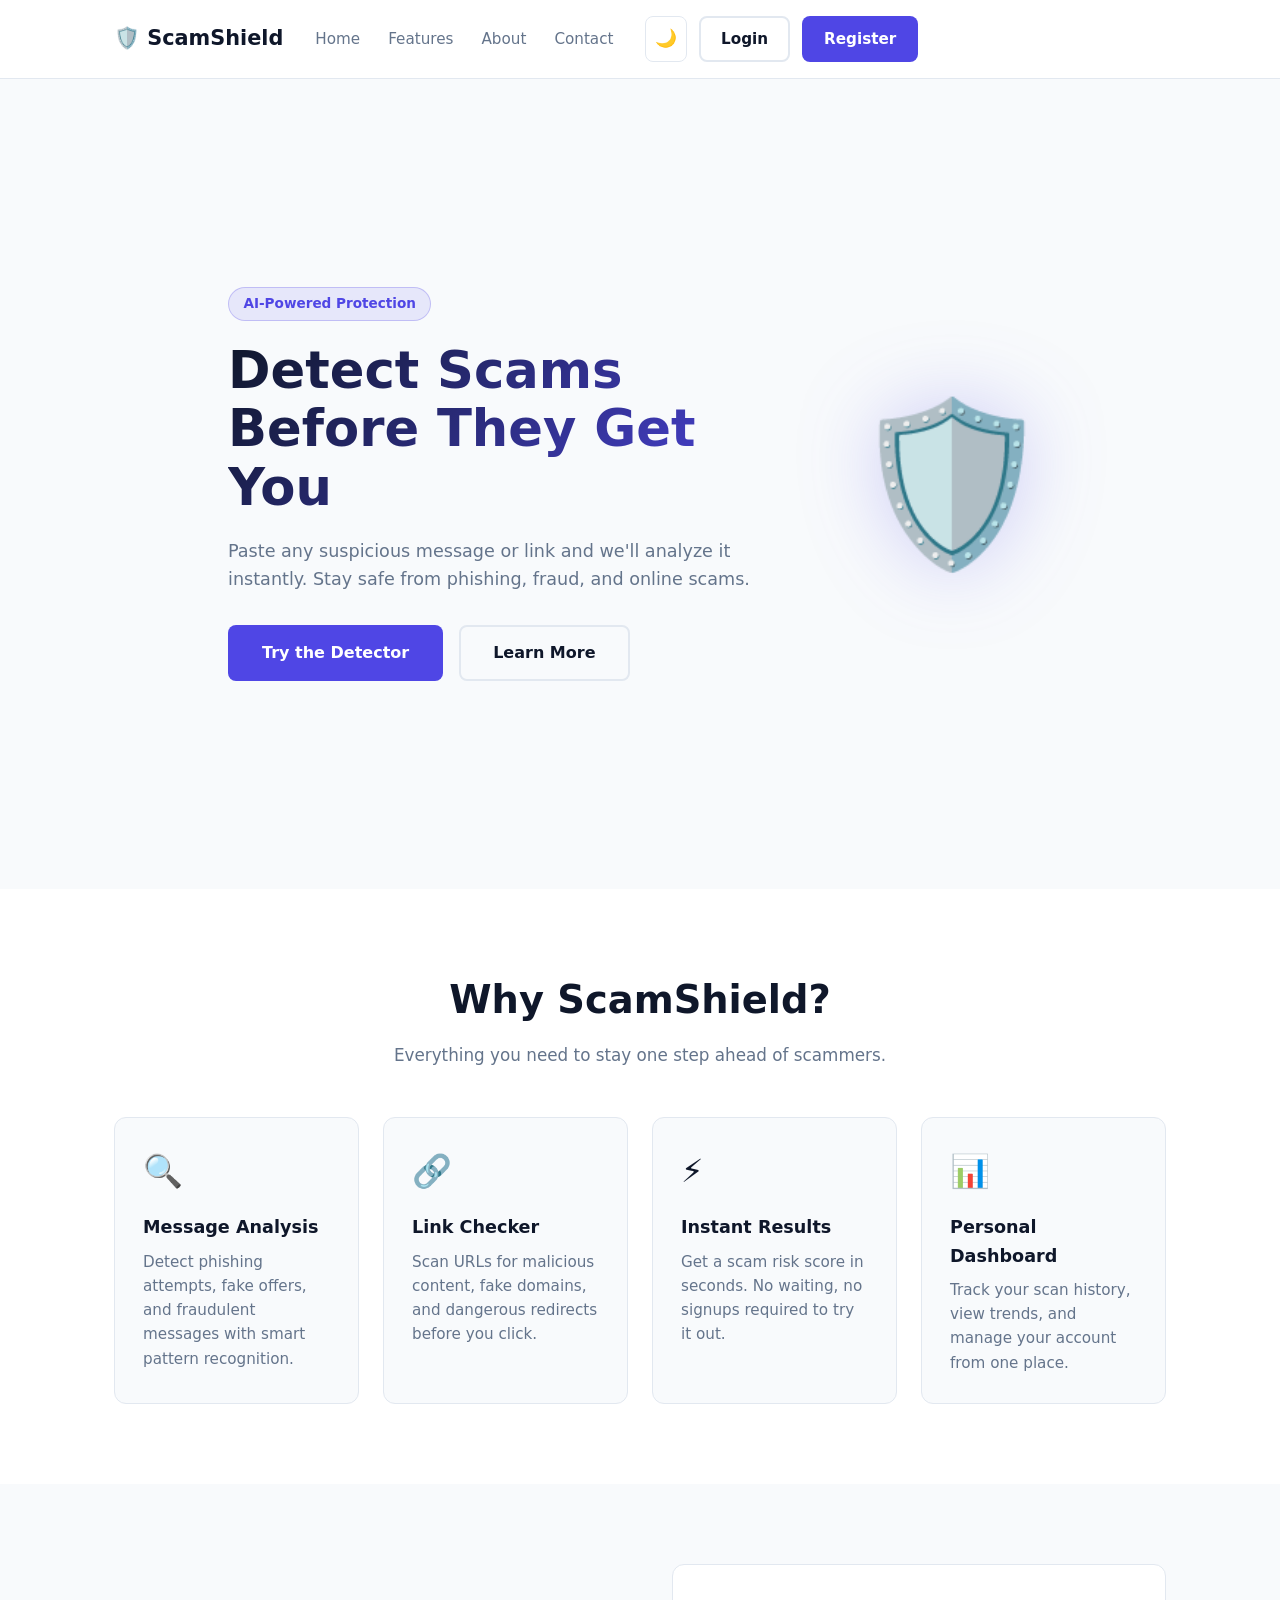
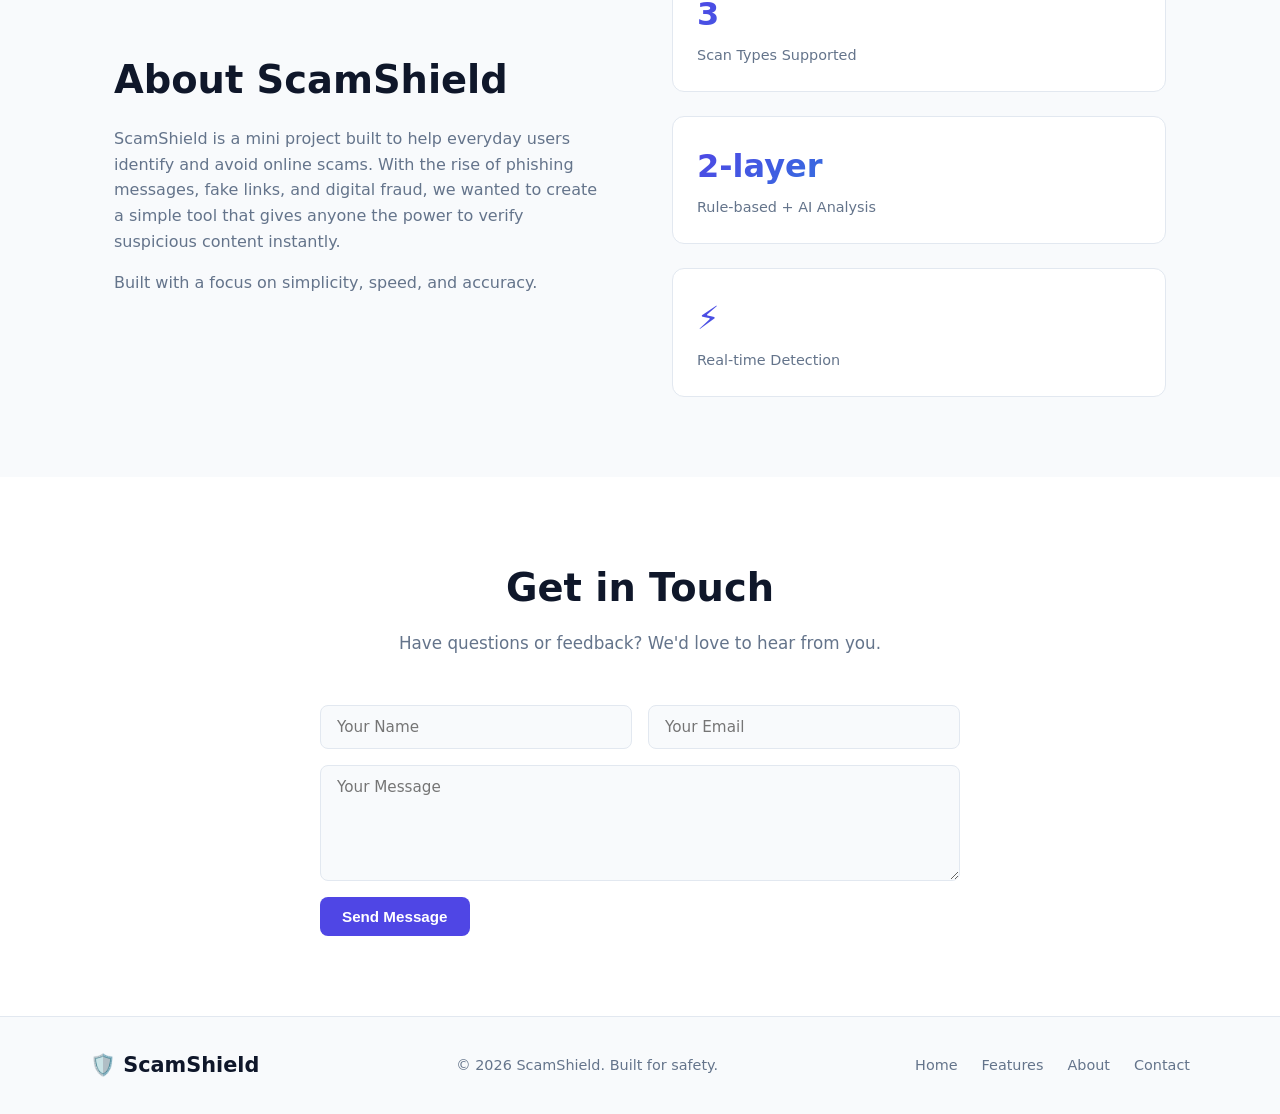
<file: index.html>
<!DOCTYPE html>
<html lang="en">
<head>
  <meta charset="UTF-8" />
  <meta name="viewport" content="width=device-width, initial-scale=1.0" />
  <title>ScamShield — Detect Scams Before They Get You</title>
  <link rel="icon" href="favicon.svg" type="image/svg+xml" />
  <link rel="stylesheet" href="css/style.css" />
</head>
<body>

  <!-- NAVBAR -->
  <header class="navbar">
    <div class="nav-container">
      <a href="#" class="logo">🛡️ ScamShield</a>
      <nav>
        <ul class="nav-links">
          <li><a href="#home">Home</a></li>
          <li><a href="#features">Features</a></li>
          <li><a href="#about">About</a></li>
          <li><a href="#contact">Contact</a></li>
        </ul>
      </nav>
      <div class="nav-auth">
        <button class="theme-toggle" aria-label="Toggle theme">🌙</button>
        <a href="login.html" class="btn btn-outline">Login</a>
        <a href="register.html" class="btn btn-primary">Register</a>
      </div>
      <button class="hamburger" id="hamburger">&#9776;</button>
    </div>
  </header>

  <!-- HERO -->
  <section class="hero" id="home">
    <div class="hero-content">
      <span class="badge">AI-Powered Protection</span>
      <h1>Detect Scams Before They Get You</h1>
      <p>Paste any suspicious message or link and we'll analyze it instantly. Stay safe from phishing, fraud, and online scams.</p>
      <div class="hero-actions">
        <a href="login.html" class="btn btn-primary btn-lg">Try the Detector</a>
        <a href="#features" class="btn btn-outline btn-lg">Learn More</a>
      </div>
    </div>
    <div class="hero-visual">
      <div class="shield-icon">🛡️</div>
    </div>
  </section>

  <!-- FEATURES -->
  <section class="features" id="features">
    <div class="section-container">
      <h2>Why ScamShield?</h2>
      <p class="section-sub">Everything you need to stay one step ahead of scammers.</p>
      <div class="feature-grid">
        <div class="feature-card">
          <div class="feature-icon">🔍</div>
          <h3>Message Analysis</h3>
          <p>Detect phishing attempts, fake offers, and fraudulent messages with smart pattern recognition.</p>
        </div>
        <div class="feature-card">
          <div class="feature-icon">🔗</div>
          <h3>Link Checker</h3>
          <p>Scan URLs for malicious content, fake domains, and dangerous redirects before you click.</p>
        </div>
        <div class="feature-card">
          <div class="feature-icon">⚡</div>
          <h3>Instant Results</h3>
          <p>Get a scam risk score in seconds. No waiting, no signups required to try it out.</p>
        </div>
        <div class="feature-card">
          <div class="feature-icon">📊</div>
          <h3>Personal Dashboard</h3>
          <p>Track your scan history, view trends, and manage your account from one place.</p>
        </div>
      </div>
    </div>
  </section>

  <!-- ABOUT -->
  <section class="about" id="about">
    <div class="section-container about-grid">
      <div class="about-text">
        <h2>About ScamShield</h2>
        <p>ScamShield is a mini project built to help everyday users identify and avoid online scams. With the rise of phishing messages, fake links, and digital fraud, we wanted to create a simple tool that gives anyone the power to verify suspicious content instantly.</p>
        <p>Built with a focus on simplicity, speed, and accuracy.</p>
      </div>
      <div class="about-stats">
        <div class="stat">
          <span class="stat-number">3</span>
          <span class="stat-label">Scan Types Supported</span>
        </div>
        <div class="stat">
          <span class="stat-number">2-layer</span>
          <span class="stat-label">Rule-based + AI Analysis</span>
        </div>
        <div class="stat">
          <span class="stat-number">⚡</span>
          <span class="stat-label">Real-time Detection</span>
        </div>
      </div>
    </div>
  </section>

  <!-- CONTACT -->
  <section class="contact" id="contact">
    <div class="section-container">
      <h2>Get in Touch</h2>
      <p class="section-sub">Have questions or feedback? We'd love to hear from you.</p>
      <form class="contact-form">
        <div class="form-row">
          <input type="text" placeholder="Your Name" required />
          <input type="email" placeholder="Your Email" required />
        </div>
        <textarea placeholder="Your Message" rows="5" required></textarea>
        <button type="submit" class="btn btn-primary">Send Message</button>
      </form>
    </div>
  </section>

  <!-- FOOTER -->
  <footer class="footer">
    <div class="footer-container">
      <span class="logo">🛡️ ScamShield</span>
      <p>&copy; 2026 ScamShield. Built for safety.</p>
      <div class="footer-links">
        <a href="#home">Home</a>
        <a href="#features">Features</a>
        <a href="#about">About</a>
        <a href="#contact">Contact</a>
      </div>
    </div>
  </footer>

  <script src="js/main.js"></script>
</body>
</html>
</file>
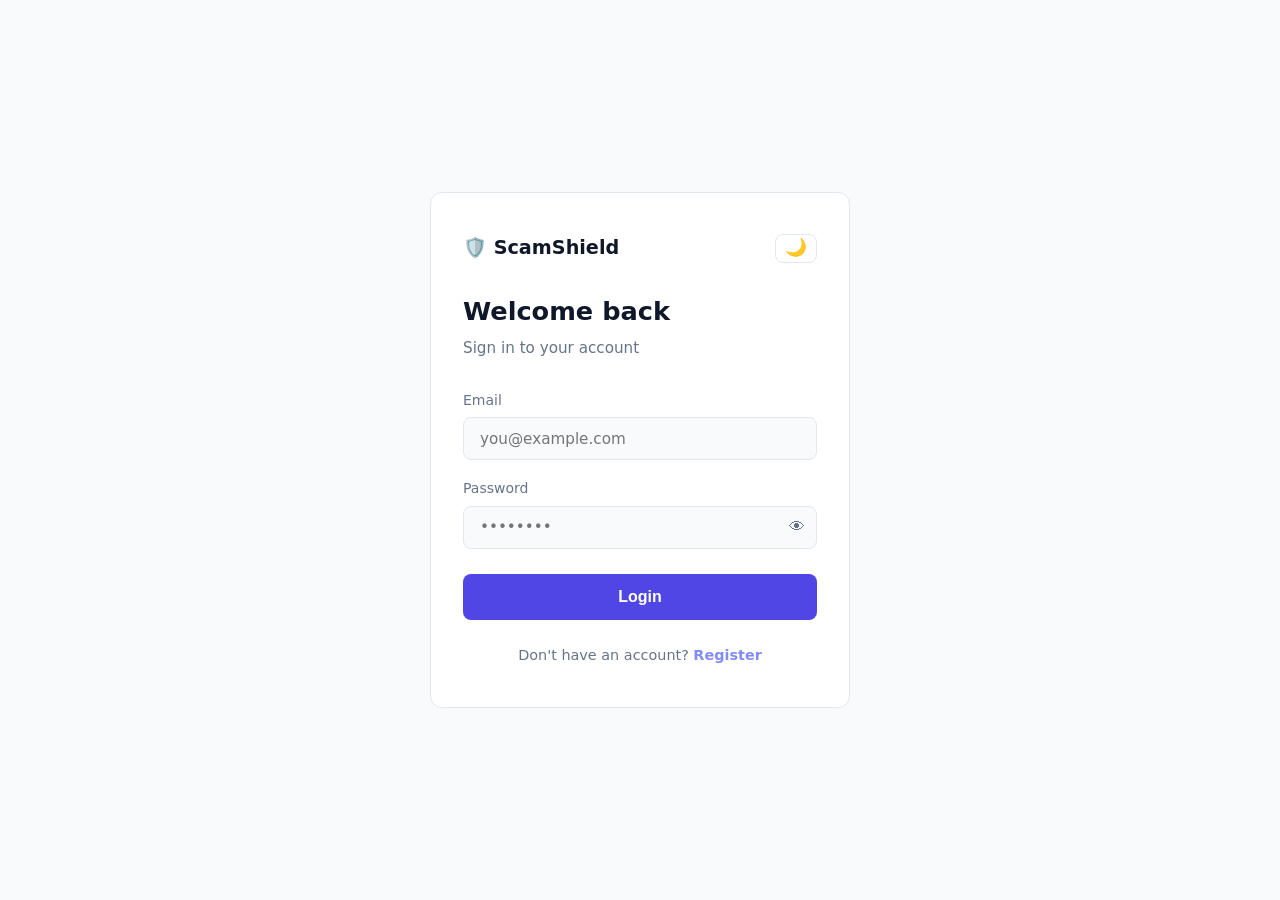
<file: dashboard.html>
<!DOCTYPE html>
<html lang="en">
<head>
  <meta charset="UTF-8" />
  <meta name="viewport" content="width=device-width, initial-scale=1.0" />
  <title>Dashboard — ScamShield</title>
  <link rel="icon" href="favicon.svg" type="image/svg+xml" />
  <link rel="stylesheet" href="css/style.css" />
  <link rel="stylesheet" href="css/dashboard.css" />
  <script>
    // Guard runs before paint — token missing means instant redirect, no flash
    if (!localStorage.getItem('access_token')) {
      window.location.replace('login.html');
    }
  </script>
</head>
<body class="dashboard-body">

  <!-- SIDEBAR -->
  <aside class="sidebar" id="sidebar">
    <div class="sidebar-logo">🛡️ ScamShield</div>
    <nav class="sidebar-nav">
      <a href="dashboard.html" class="nav-item active">🏠 Dashboard</a>
      <a href="detector.html" class="nav-item">🔍 Scam Detector</a>
      <a href="history.html" class="nav-item">📋 Scan History</a>
      <a href="profile.html" class="nav-item">👤 Profile</a>
    </nav>
    <div class="sidebar-footer">
      <a href="#" class="nav-item logout" onclick="logout()">🚪 Logout</a>
    </div>
  </aside>
  <div class="sidebar-backdrop" id="sidebarBackdrop"></div>

  <!-- MAIN CONTENT -->
  <div class="main-wrapper">

    <!-- TOP BAR -->
    <header class="topbar">
      <button class="sidebar-toggle" id="sidebarToggle">☰</button>
      <span class="topbar-brand">ScamShield</span>
      <div class="topbar-right-group">
        <button class="theme-toggle" aria-label="Toggle theme">🌙</button>
        <a href="profile.html" class="topbar-right">
          <div class="topbar-avatar" id="topbarUser"></div>
        </a>
      </div>
    </header>

    <main class="dashboard-main">

      <!-- WELCOME -->
      <section class="welcome-section">
        <div>
          <h1 id="welcomeMsg">Welcome back 👋</h1>
          <p>Here's a summary of your scam detection activity.</p>
        </div>
        <a href="detector.html" class="btn btn-primary">+ New Scan</a>
      </section>

      <!-- STATS CARDS -->
      <section class="stats-grid">
        <div class="stat-card">
          <div class="stat-card-icon">🔍</div>
          <div class="stat-card-info">
            <span class="stat-card-number" id="statTotal">0</span>
            <span class="stat-card-label">Total Scans</span>
          </div>
        </div>
        <div class="stat-card">
          <div class="stat-card-icon danger">🚨</div>
          <div class="stat-card-info">
            <span class="stat-card-number red" id="statScam">0</span>
            <span class="stat-card-label">Scams Detected</span>
          </div>
        </div>
        <div class="stat-card">
          <div class="stat-card-icon success">✅</div>
          <div class="stat-card-info">
            <span class="stat-card-number green" id="statSafe">0</span>
            <span class="stat-card-label">Safe Results</span>
          </div>
        </div>
        <div class="stat-card">
          <div class="stat-card-icon warning">⚠️</div>
          <div class="stat-card-info">
            <span class="stat-card-number yellow" id="statSuspicious">0</span>
            <span class="stat-card-label">Suspicious</span>
          </div>
        </div>
        <div class="stat-card">
          <div class="stat-card-icon">📧</div>
          <div class="stat-card-info">
            <span class="stat-card-number purple" id="statAutoScanned">0</span>
            <span class="stat-card-label">Auto-Scanned Emails</span>
          </div>
        </div>
      </section>

      <!-- RECENT SCANS -->
      <section class="recent-section">
        <div class="recent-header">
          <h2>Recent Scans</h2>
          <a href="history.html" class="btn btn-outline btn-sm">View All</a>
        </div>
        <div class="table-wrapper">
          <table class="scans-table">
            <thead>
              <tr>
                <th>Input</th>
                <th>Type</th>
                <th>Result</th>
                <th>Date</th>
              </tr>
            </thead>
            <tbody id="recentScansBody">
              <!-- Populated by JS -->
            </tbody>
          </table>
        </div>
      </section>

    </main>
  </div>

  <script src="js/main.js"></script>
  <script src="js/auth.js"></script>
  <script src="js/dashboard.js"></script>
</body>
</html>
</file>
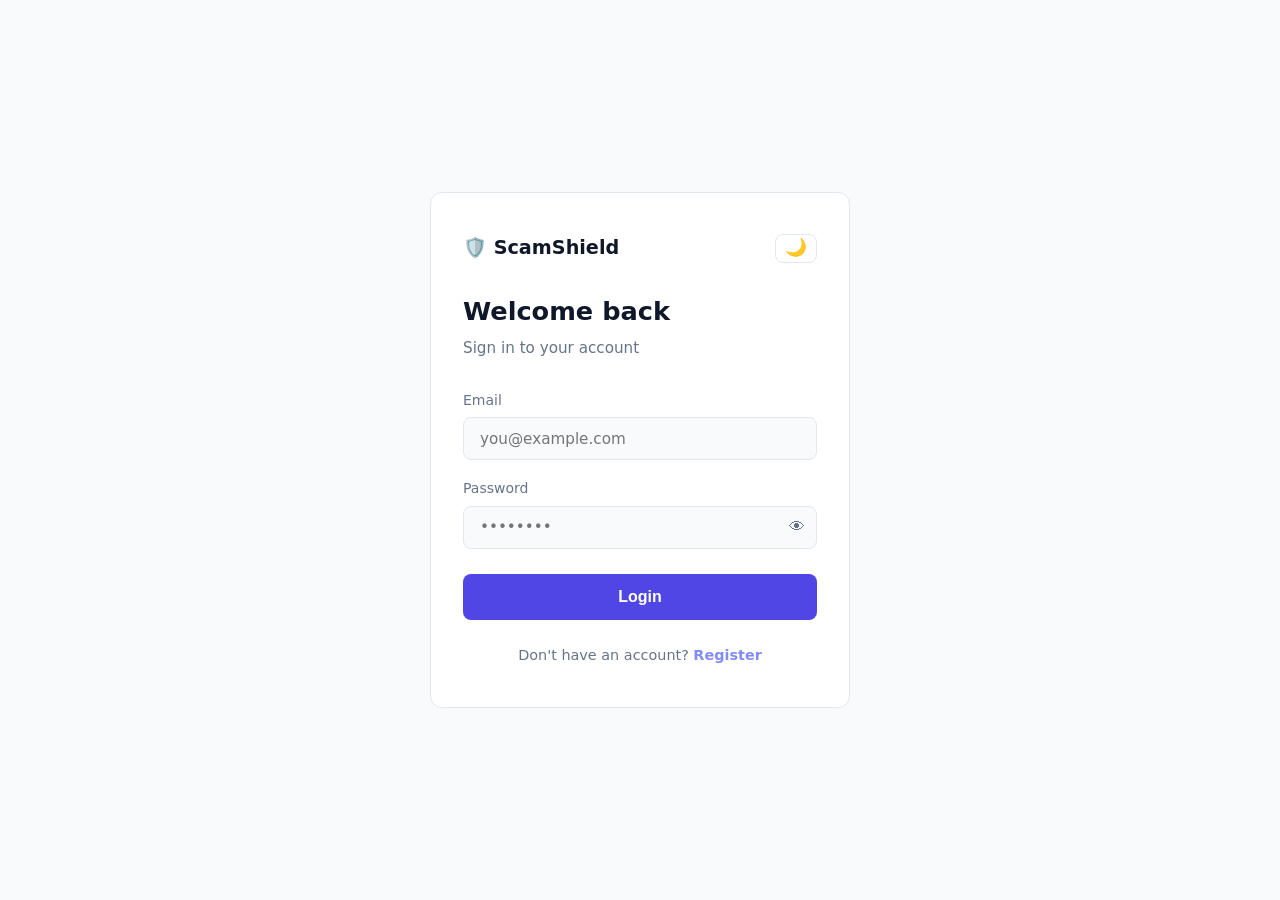
<file: detector.html>
<!DOCTYPE html>
<html lang="en">
<head>
  <meta charset="UTF-8" />
  <meta name="viewport" content="width=device-width, initial-scale=1.0" />
  <title>Scam Detector — ScamShield</title>
  <link rel="icon" href="favicon.svg" type="image/svg+xml" />
  <link rel="stylesheet" href="css/style.css" />
  <link rel="stylesheet" href="css/dashboard.css" />
  <link rel="stylesheet" href="css/detector.css" />
  <script>
    if (!localStorage.getItem('access_token')) {
      window.location.replace('login.html');
    }
  </script>
</head>
<body class="dashboard-body">

  <!-- SIDEBAR -->
  <aside class="sidebar" id="sidebar">
    <div class="sidebar-logo">🛡️ ScamShield</div>
    <nav class="sidebar-nav">
      <a href="dashboard.html" class="nav-item">🏠 Dashboard</a>
      <a href="detector.html" class="nav-item active">🔍 Scam Detector</a>
      <a href="history.html" class="nav-item">📋 Scan History</a>
      <a href="profile.html" class="nav-item">👤 Profile</a>
    </nav>
    <div class="sidebar-footer">
      <a href="#" class="nav-item logout" onclick="logout()">🚪 Logout</a>
    </div>
  </aside>
  <div class="sidebar-backdrop" id="sidebarBackdrop"></div>

  <!-- MAIN CONTENT -->
  <div class="main-wrapper">

    <header class="topbar">
      <button class="sidebar-toggle" id="sidebarToggle">☰</button>
      <span class="topbar-brand">ScamShield</span>
      <div class="topbar-right-group">
        <button class="theme-toggle" aria-label="Toggle theme">🌙</button>
        <a href="profile.html" class="topbar-right">
          <div class="topbar-avatar" id="topbarUser"></div>
        </a>
      </div>
    </header>

    <main class="dashboard-main">

      <div class="detector-header">
        <h1>Scam Detector</h1>
        <p>Paste a message, email, or URL below to check if it's a scam.</p>
      </div>

      <!-- TAB SWITCHER -->
      <div class="detector-card">
        <div class="tabs">
          <button class="tab active" data-tab="message">💬 Text Message</button>
          <button class="tab" data-tab="email">📧 Email</button>
          <button class="tab" data-tab="url">🔗 URL</button>
        </div>

        <!-- MESSAGE TAB -->
        <div class="tab-content active" id="tab-message">
          <label class="input-label">Paste the suspicious message below</label>
          <textarea class="detector-input" id="messageInput" placeholder="e.g. Congratulations! You've been selected for a $500 reward. Click here to claim..." rows="6"></textarea>
          <div class="input-footer">
            <span class="char-count" id="messageCount">0 characters</span>
            <button type="button" class="btn btn-primary" id="scanMessageBtn">Scan Message</button>
          </div>
        </div>

        <!-- EMAIL TAB -->
        <div class="tab-content" id="tab-email">
          <label class="input-label">Paste the email content below</label>
          <div class="email-fields">
            <input type="text" class="detector-input-line" id="emailFrom" placeholder="From: sender@example.com" />
            <input type="text" class="detector-input-line" id="emailSubject" placeholder="Subject: You have a pending payment..." />
          </div>
          <textarea class="detector-input" id="emailBody" placeholder="Paste the full email body here..." rows="6"></textarea>
          <div class="input-footer">
            <span class="char-count" id="emailCount">0 characters</span>
            <button type="button" class="btn btn-primary" id="scanEmailBtn">Scan Email</button>
          </div>
        </div>

        <!-- URL TAB -->
        <div class="tab-content" id="tab-url">
          <label class="input-label">Paste the URL you want to check</label>
          <div class="url-input-row">
            <input type="text" class="detector-input-line url-field" id="urlInput" placeholder="https://suspicious-link.com/verify-account" />
            <button type="button" class="btn btn-primary" id="scanUrlBtn">Check URL</button>
          </div>
          <p class="url-hint">Tip: you can paste the full link including query parameters.</p>
        </div>
      </div>

      <!-- RESULT PANEL -->
      <div class="result-panel" id="resultPanel" style="display:none;">
        <div class="result-header">
          <span class="result-icon" id="resultIcon"></span>
          <div>
            <h2 class="result-title" id="resultTitle"></h2>
            <p class="result-subtitle" id="resultSubtitle"></p>
          </div>
        </div>

        <div class="result-score-row">
          <span class="result-score-label">Risk Score</span>
          <div class="score-bar-wrapper">
            <div class="score-bar" id="scoreBar"></div>
          </div>
          <span class="result-score-value" id="scoreValue"></span>
        </div>

        <div class="result-flags" id="resultFlags"></div>

        <div id="verdictComparison"></div>

        <div class="result-actions">
          <button type="button" class="btn btn-outline btn-sm" id="ttsBtn" aria-label="Read result aloud">🔊 Read Result</button>
          <button type="button" class="btn btn-outline btn-sm" id="resetScanBtn">← Scan Another</button>
        </div>
      </div>

    </main>
  </div>

  <script src="js/main.js"></script>
  <script src="js/auth.js"></script>
  <script src="js/detector.js"></script>
</body>
</html>
</file>
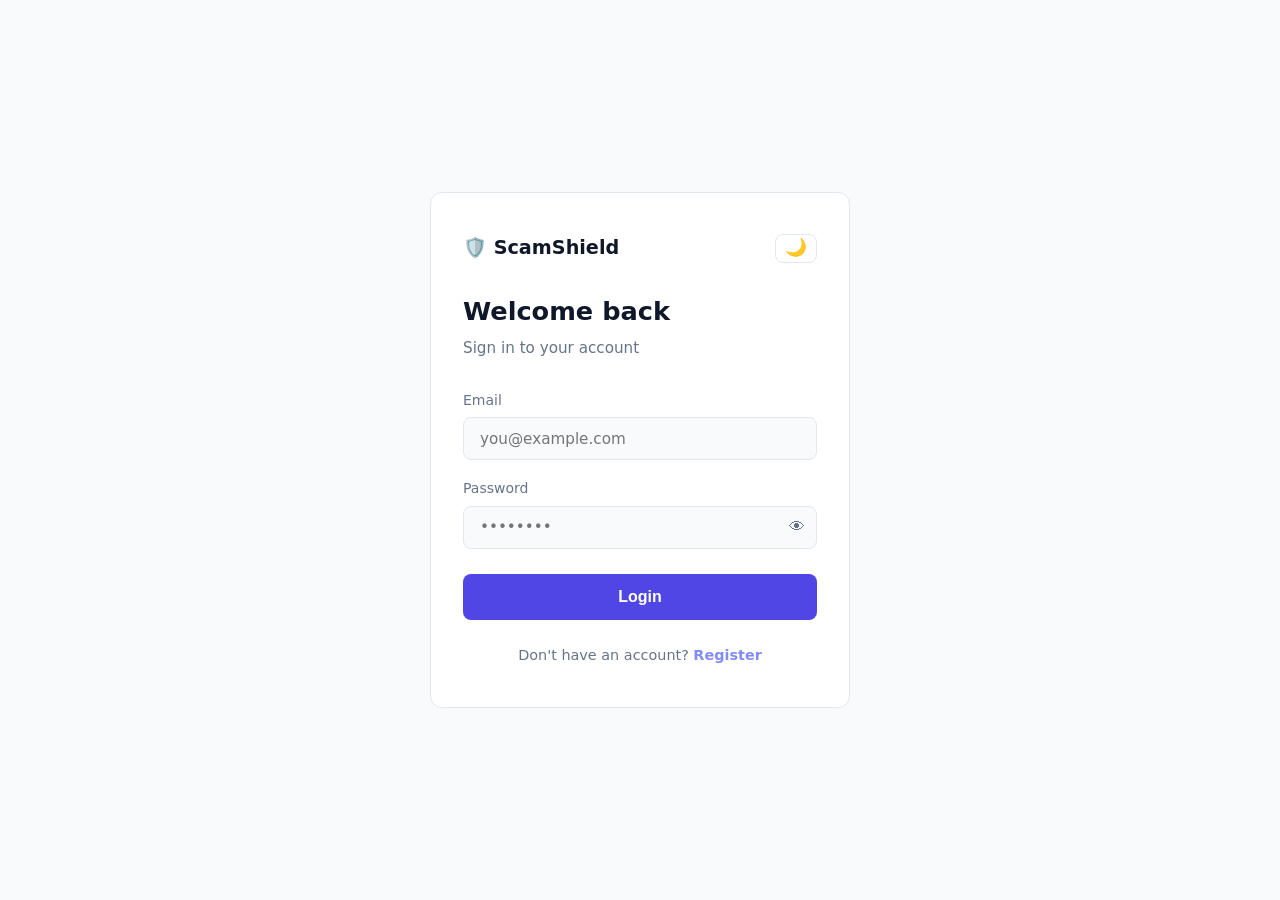
<file: gmail_connect.html>
<!DOCTYPE html>
<html lang="en">
<head>
  <meta charset="UTF-8" />
  <title>Connect Gmail — ScamShield</title>
  <link rel="stylesheet" href="css/style.css" />
  <script>
    if (!localStorage.getItem('access_token')) {
      window.location.replace('login.html');
    }
  </script>
</head>
<body style="display:flex; align-items:center; justify-content:center; min-height:100vh;">
  <div style="text-align:center; font-family:sans-serif;">
    <h2>🛡️ ScamShield — Gmail Connect</h2>
    <p id="msg">Redirecting to Google…</p>
  </div>

  <script>
    const API_BASE = window.location.hostname === 'localhost' || window.location.hostname === '127.0.0.1'
      ? 'http://127.0.0.1:5000'
      : `http://${window.location.hostname}:5000`;

    // We can't redirect the browser with an Authorization header,
    // so we ask the backend for the OAuth URL and then redirect manually.
    (async () => {
      const token = localStorage.getItem('access_token');
      try {
        const res  = await fetch(`${API_BASE}/api/gmail/auth-url`, {
          headers: { 'Authorization': 'Bearer ' + token }
        });
        const data = await res.json();
        if (data.auth_url) {
          window.location.href = data.auth_url;
        } else {
          document.getElementById('msg').textContent = '❌ ' + (data.error || 'Could not get auth URL.');
        }
      } catch (err) {
        document.getElementById('msg').textContent = '❌ Could not reach the backend.';
      }
    })();
  </script>
</body>
</html>
</file>
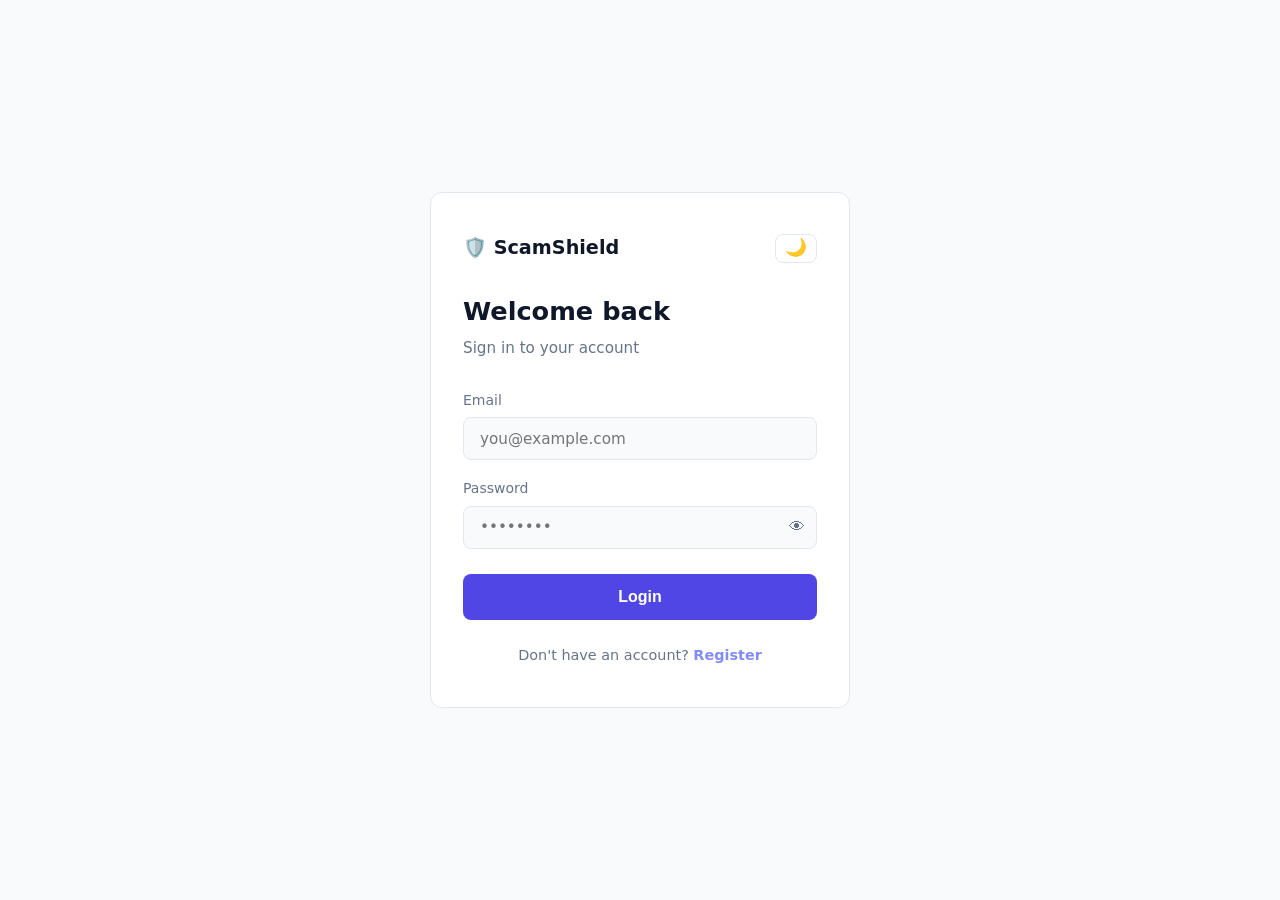
<file: history.html>
<!DOCTYPE html>
<html lang="en">
<head>
  <meta charset="UTF-8" />
  <meta name="viewport" content="width=device-width, initial-scale=1.0" />
  <title>Scan History — ScamShield</title>
  <link rel="icon" href="favicon.svg" type="image/svg+xml" />
  <link rel="stylesheet" href="css/style.css" />
  <link rel="stylesheet" href="css/dashboard.css" />
  <link rel="stylesheet" href="css/history.css" />
  <script>
    if (!localStorage.getItem('access_token')) {
      window.location.replace('login.html');
    }
  </script>
</head>
<body class="dashboard-body">

  <aside class="sidebar" id="sidebar">
    <div class="sidebar-logo">🛡️ ScamShield</div>
    <nav class="sidebar-nav">
      <a href="dashboard.html" class="nav-item">🏠 Dashboard</a>
      <a href="detector.html" class="nav-item">🔍 Scam Detector</a>
      <a href="history.html" class="nav-item active">📋 Scan History</a>
      <a href="profile.html" class="nav-item">👤 Profile</a>
    </nav>
    <div class="sidebar-footer">
      <a href="#" class="nav-item logout" onclick="logout()">🚪 Logout</a>
    </div>
  </aside>
  <div class="sidebar-backdrop" id="sidebarBackdrop"></div>

  <div class="main-wrapper">

    <header class="topbar">
      <button class="sidebar-toggle" id="sidebarToggle">☰</button>
      <span class="topbar-brand">ScamShield</span>
      <div class="topbar-right-group">
        <button class="theme-toggle" aria-label="Toggle theme">🌙</button>
        <a href="profile.html" class="topbar-right">
          <div class="topbar-avatar" id="topbarUser"></div>
        </a>
      </div>
    </header>

    <main class="dashboard-main">

      <div class="history-header">
        <div>
          <h1>Scan History</h1>
          <p>A full log of everything you've scanned.</p>
        </div>
        <button class="btn btn-outline btn-sm" id="clearBtn">🗑 Clear History</button>
      </div>

      <!-- FILTERS -->
      <div class="history-filters">
        <input type="text" id="searchInput" class="filter-input" placeholder="🔍  Search scans..." />
        <select id="filterResult" class="filter-select">
          <option value="all">All Results</option>
          <option value="scam">Scam</option>
          <option value="suspicious">Suspicious</option>
          <option value="safe">Safe</option>
        </select>
        <select id="filterType" class="filter-select">
          <option value="all">All Types</option>
          <option value="Message">Message</option>
          <option value="Email">Email</option>
          <option value="Link">Link</option>
        </select>
      </div>

      <!-- TABLE -->
      <div class="recent-section">
        <div class="table-wrapper">
          <table class="scans-table">
            <thead>
              <tr>
                <th>What was scanned</th>
                <th>Type</th>
                <th>Result</th>
                <th>Risk Score</th>
                <th>Date</th>
              </tr>
            </thead>
            <tbody id="historyBody"></tbody>
          </table>
        </div>
        <div class="history-count" id="historyCount"></div>
      </div>

    </main>
  </div>

  <script src="js/main.js"></script>
  <script src="js/auth.js"></script>
  <script src="js/history.js"></script>
</body>
</html>
</file>
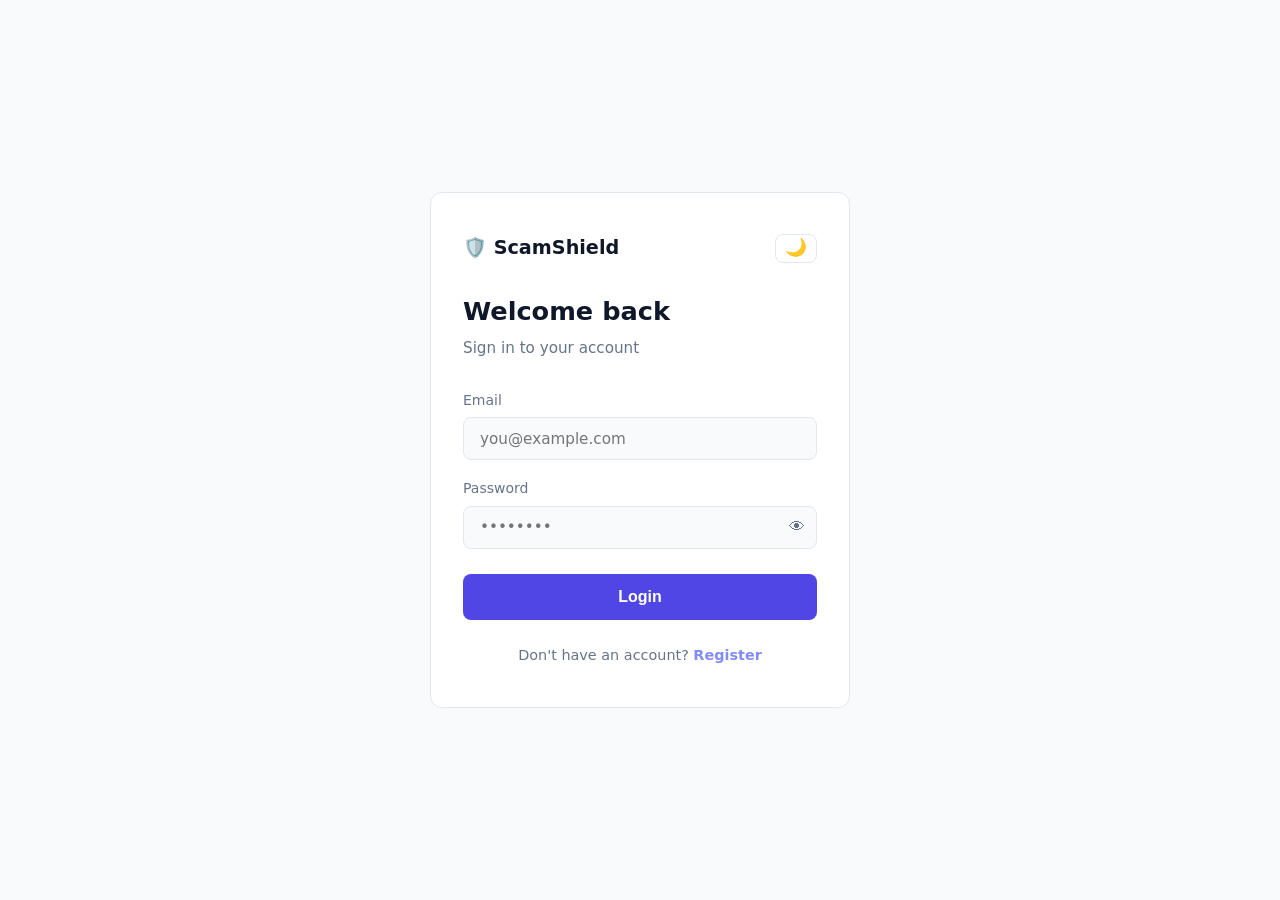
<file: login.html>
<!DOCTYPE html>
<html lang="en">
<head>
  <meta charset="UTF-8" />
  <meta name="viewport" content="width=device-width, initial-scale=1.0" />
  <title>Login — ScamShield</title>
  <link rel="icon" href="favicon.svg" type="image/svg+xml" />
  <link rel="stylesheet" href="css/style.css" />
  <link rel="stylesheet" href="css/auth.css" />
</head>
<body class="auth-body">

  <div class="auth-card">
    <div class="auth-card-header">
      <a href="index.html" class="auth-logo">🛡️ ScamShield</a>
      <button class="theme-toggle" aria-label="Toggle theme">🌙</button>
    </div>
    <h1>Welcome back</h1>
    <p class="auth-sub">Sign in to your account</p>

    <div class="auth-error" id="loginError" style="display:none;">
      ❌ Invalid email or password.
    </div>

    <div class="auth-success" id="registerSuccess" style="display:none;">
      ✅ Account created! Check your email to verify your account before logging in.
    </div>

    <form class="auth-form" id="loginForm" onsubmit="return false">
      <div class="form-group">
        <label for="loginEmail">Email</label>
        <input type="email" id="loginEmail" placeholder="you@example.com" required />
      </div>
      <div class="form-group">
        <label for="loginPassword">Password</label>
        <div class="password-wrapper">
          <input type="password" id="loginPassword" placeholder="••••••••" required />
          <button type="button" class="toggle-pw" onclick="togglePassword('loginPassword', this)">👁</button>
        </div>
      </div>
      <button type="submit" class="btn btn-primary btn-full">Login</button>
    </form>

    <p class="auth-switch">Don't have an account? <a href="register.html">Register</a></p>
  </div>

  <script src="js/main.js"></script>
  <script src="js/auth.js"></script>
</body>
</html>
</file>
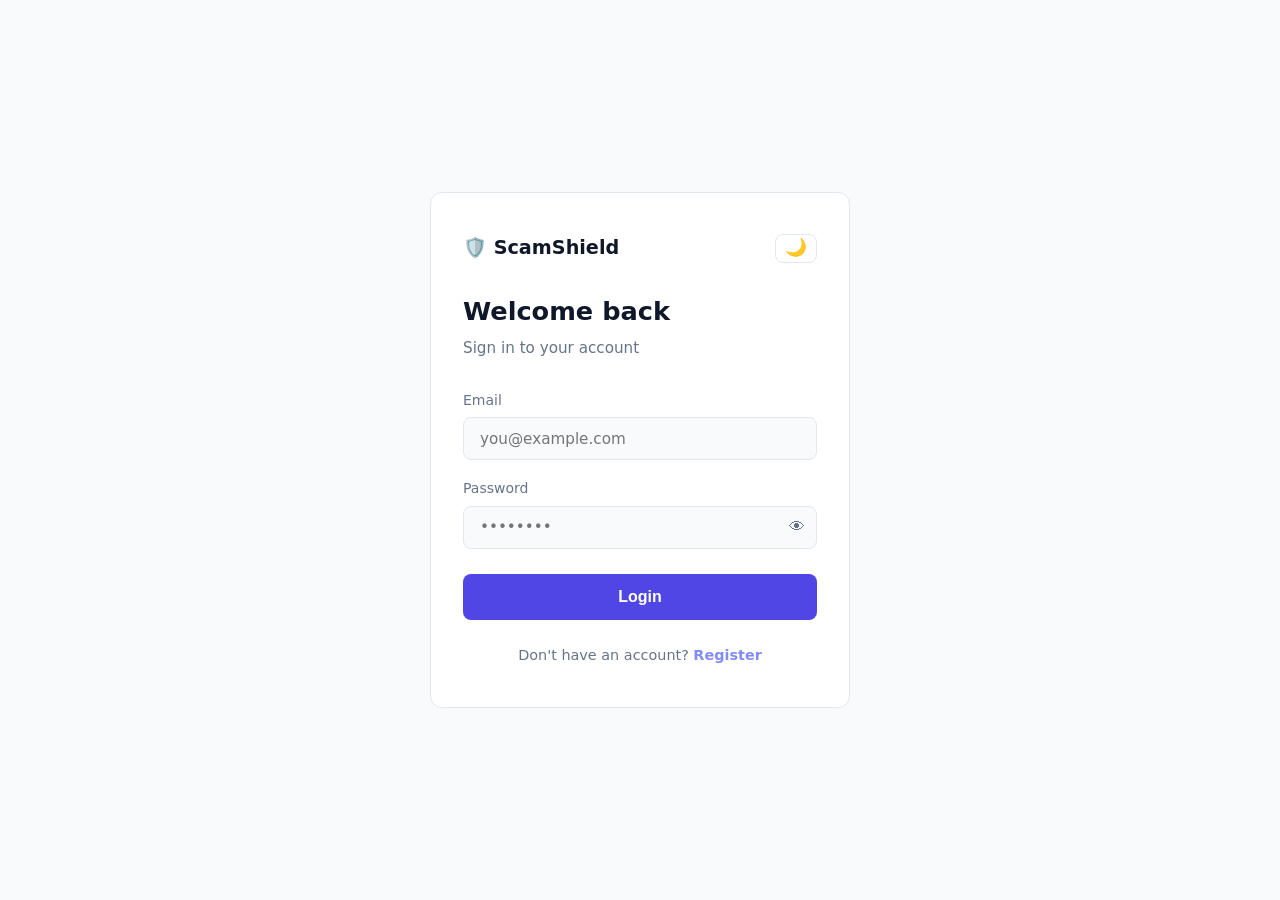
<file: profile.html>
<!DOCTYPE html>
<html lang="en">
<head>
  <meta charset="UTF-8" />
  <meta name="viewport" content="width=device-width, initial-scale=1.0" />
  <title>Profile — ScamShield</title>
  <link rel="icon" href="favicon.svg" type="image/svg+xml" />
  <link rel="stylesheet" href="css/style.css" />
  <link rel="stylesheet" href="css/dashboard.css" />
  <link rel="stylesheet" href="css/profile.css" />
  <script>
    if (!localStorage.getItem('access_token')) {
      window.location.replace('login.html');
    }
  </script>
</head>
<body class="dashboard-body">

  <aside class="sidebar" id="sidebar">
    <div class="sidebar-logo">🛡️ ScamShield</div>
    <nav class="sidebar-nav">
      <a href="dashboard.html" class="nav-item">🏠 Dashboard</a>
      <a href="detector.html" class="nav-item">🔍 Scam Detector</a>
      <a href="history.html" class="nav-item">📋 Scan History</a>
      <a href="profile.html" class="nav-item active">👤 Profile</a>
    </nav>
    <div class="sidebar-footer">
      <a href="#" class="nav-item logout" onclick="logout()">🚪 Logout</a>
    </div>
  </aside>
  <div class="sidebar-backdrop" id="sidebarBackdrop"></div>

  <div class="main-wrapper">

    <header class="topbar">
      <button class="sidebar-toggle" id="sidebarToggle">☰</button>
      <span class="topbar-brand">ScamShield</span>
      <div class="topbar-right-group">
        <button class="theme-toggle" aria-label="Toggle theme">🌙</button>
        <div class="topbar-right">
          <div class="topbar-avatar" id="topbarUser"></div>
        </div>
      </div>
    </header>

    <main class="dashboard-main">

      <div class="profile-header">
        <h1>Profile</h1>
        <p>Your account information.</p>
      </div>

      <div class="profile-card">
        <div class="profile-avatar-wrapper">
          <div class="profile-avatar" id="profileAvatar"></div>
          <label class="avatar-edit-btn" for="avatarInput" title="Change photo">📷</label>
          <input type="file" id="avatarInput" accept="image/*" hidden />
        </div>

        <div class="profile-fields">
          <div class="profile-field">
            <span class="profile-field-label">Full Name</span>
            <span class="profile-field-value" id="profileName">—</span>
          </div>
          <div class="profile-field">
            <span class="profile-field-label">Email Address</span>
            <span class="profile-field-value" id="profileEmail">—</span>
          </div>
          <div class="profile-field">
            <span class="profile-field-label">Total Scans</span>
            <span class="profile-field-value" id="profileScans">0</span>
          </div>
          <div class="profile-field">
            <span class="profile-field-label">Member Since</span>
            <span class="profile-field-value" id="profileSince">—</span>
          </div>
        </div>
      </div>

      <!-- GMAIL INTEGRATION CARD -->
      <div class="gmail-card" id="gmailCard">
        <div class="gmail-card-header">
          <div class="gmail-card-title">
            <span class="gmail-icon">📧</span>
            <div>
              <h2>Gmail Integration</h2>
              <p>Automatically scan and filter scam emails from your inbox.</p>
            </div>
          </div>
          <span class="gmail-status-badge" id="gmailStatusBadge">Checking…</span>
        </div>

        <!-- NOT CONNECTED STATE -->
        <div id="gmailDisconnected">
          <p class="gmail-desc">Connect your Gmail account to let ScamShield automatically scan incoming emails every 5 minutes and move scams to Trash.</p>
          <button class="btn btn-primary" id="gmailConnectBtn">🔗 Connect Gmail</button>
        </div>

        <!-- CONNECTED STATE -->
        <div id="gmailConnected" style="display:none;">
          <div class="gmail-info-row">
            <span class="profile-field-label">Connected Account</span>
            <span class="profile-field-value" id="gmailAddress">—</span>
          </div>
          <div class="gmail-info-row">
            <span class="profile-field-label">Last Scanned</span>
            <span class="profile-field-value" id="gmailLastScanned">Never</span>
          </div>

          <!-- Settings -->
          <div class="gmail-settings">
            <h3>Auto-action Settings</h3>
            <div class="gmail-setting-row">
              <label for="scamAction">When a scam is detected</label>
              <select id="scamAction" class="filter-select">
                <option value="trash">Move to Trash</option>
                <option value="label">Add Label only</option>
              </select>
            </div>
            <div class="gmail-setting-row">
              <label for="suspiciousAction">When suspicious content is found</label>
              <select id="suspiciousAction" class="filter-select">
                <option value="label">Add Label</option>
                <option value="nothing">Do nothing</option>
              </select>
            </div>
            <button class="btn btn-outline btn-sm" id="gmailSaveSettingsBtn">Save Settings</button>
            <span class="gmail-settings-saved" id="gmailSettingsSaved" style="display:none;">✅ Saved</span>
          </div>

          <div class="gmail-actions">
            <button class="btn btn-primary btn-sm" id="gmailScanNowBtn">⚡ Scan Now</button>
            <button class="btn btn-outline btn-sm danger" id="gmailDisconnectBtn">🔌 Disconnect</button>
          </div>
          <div class="gmail-scan-result" id="gmailScanResult" style="display:none;"></div>
        </div>
      </div>

    </main>
  </div>

  <script src="js/main.js"></script>
  <script src="js/auth.js"></script>
  <script src="js/profile.js"></script>
</body>
</html>
</file>
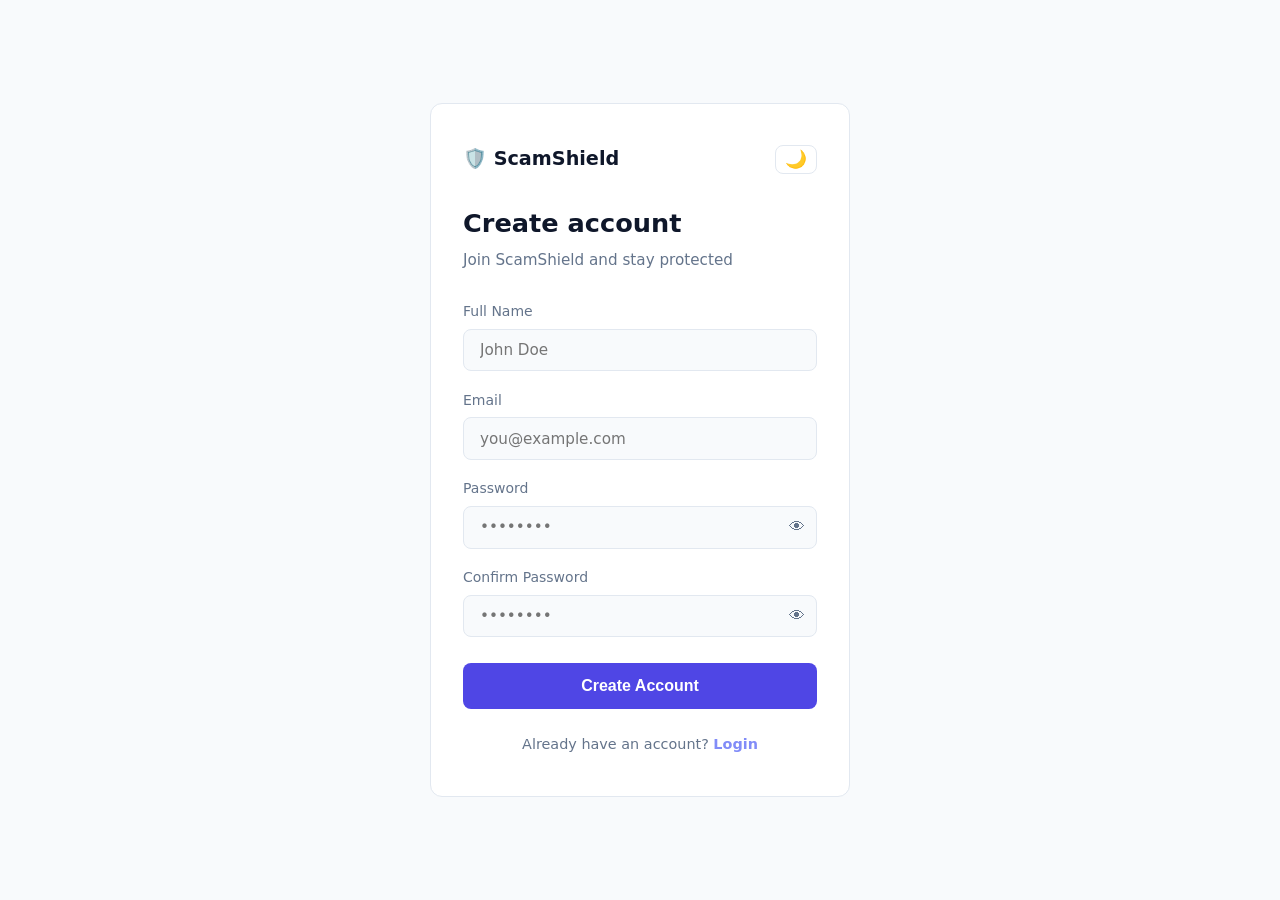
<file: register.html>
<!DOCTYPE html>
<html lang="en">
<head>
  <meta charset="UTF-8" />
  <meta name="viewport" content="width=device-width, initial-scale=1.0" />
  <title>Register — ScamShield</title>
  <link rel="icon" href="favicon.svg" type="image/svg+xml" />
  <link rel="stylesheet" href="css/style.css" />
  <link rel="stylesheet" href="css/auth.css" />
</head>
<body class="auth-body">

  <div class="auth-card">
    <div class="auth-card-header">
      <a href="index.html" class="auth-logo">🛡️ ScamShield</a>
      <button class="theme-toggle" aria-label="Toggle theme">🌙</button>
    </div>
    <h1>Create account</h1>
    <p class="auth-sub">Join ScamShield and stay protected</p>

    <div class="auth-success" id="registerSuccess" style="display:none;">
      ✅ Account created! <a href="login.html">Login now</a>
    </div>

    <div class="auth-error" id="registerError" style="display:none;"></div>

    <form class="auth-form" id="registerForm" onsubmit="return false">
      <div class="form-group">
        <label for="regName">Full Name</label>
        <input type="text" id="regName" placeholder="John Doe" required />
      </div>
      <div class="form-group">
        <label for="regEmail">Email</label>
        <input type="email" id="regEmail" placeholder="you@example.com" required />
      </div>
      <div class="form-group">
        <label for="regPassword">Password</label>
        <div class="password-wrapper">
          <input type="password" id="regPassword" placeholder="••••••••" minlength="5" required />
          <button type="button" class="toggle-pw" onclick="togglePassword('regPassword', this)">👁</button>
        </div>
      </div>
      <div class="form-group">
        <label for="regConfirm">Confirm Password</label>
        <div class="password-wrapper">
          <input type="password" id="regConfirm" placeholder="••••••••" minlength="5" required />
          <button type="button" class="toggle-pw" onclick="togglePassword('regConfirm', this)">👁</button>
        </div>
      </div>
      <button type="submit" class="btn btn-primary btn-full">Create Account</button>
    </form>

    <p class="auth-switch">Already have an account? <a href="login.html">Login</a></p>
  </div>

  <script src="js/main.js"></script>
  <script src="js/auth.js"></script>
</body>
</html>
</file>
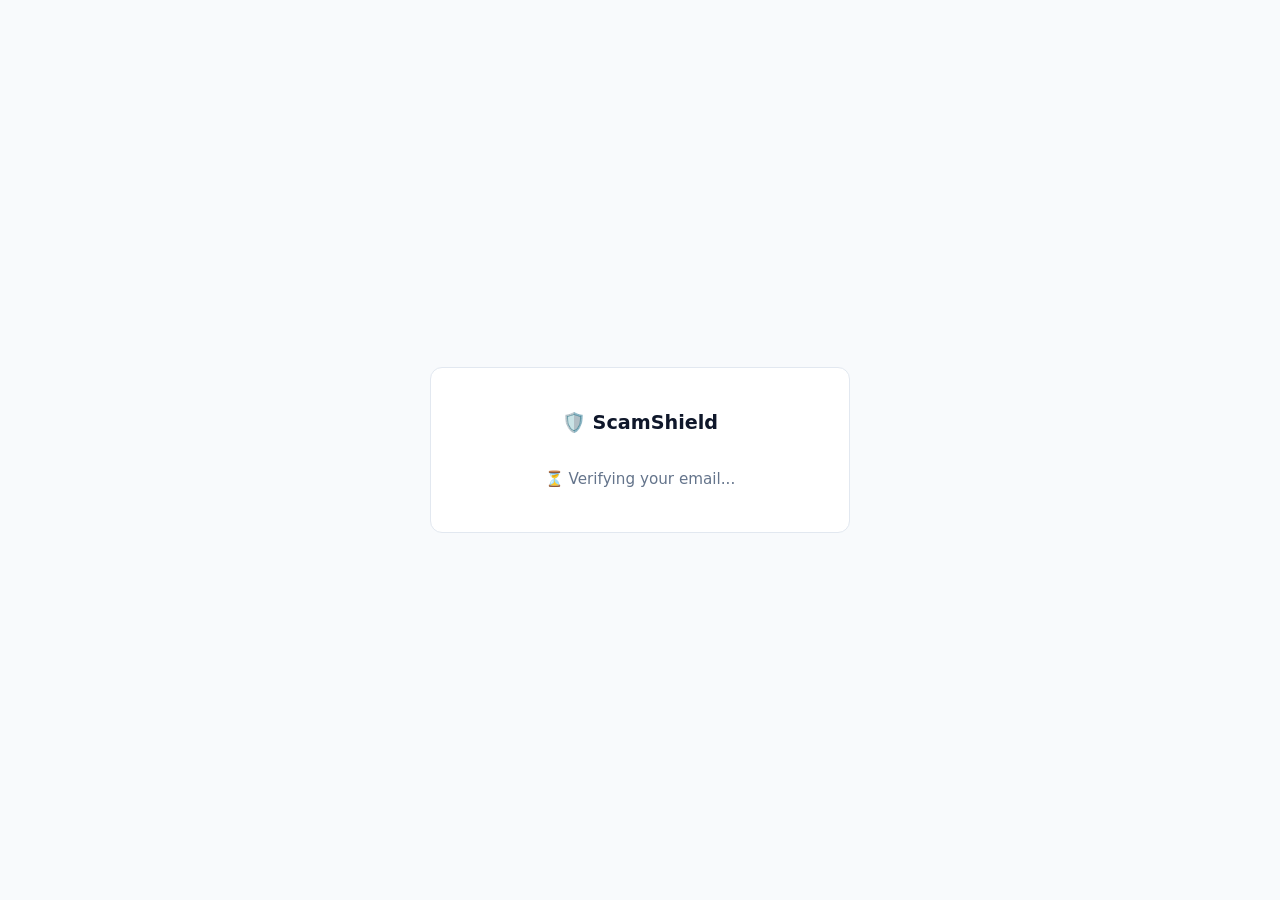
<file: verify.html>
<!DOCTYPE html>
<html lang="en">
<head>
  <meta charset="UTF-8" />
  <meta name="viewport" content="width=device-width, initial-scale=1.0" />
  <title>Verify Email — ScamShield</title>
  <link rel="icon" href="favicon.svg" type="image/svg+xml" />
  <link rel="stylesheet" href="css/style.css" />
  <link rel="stylesheet" href="css/auth.css" />
</head>
<body class="auth-body">

  <div class="auth-card" style="text-align:center;">
    <a href="index.html" class="auth-logo">🛡️ ScamShield</a>

    <div id="verifyState">
      <p class="auth-sub" style="margin-bottom:0;">⏳ Verifying your email...</p>
    </div>
  </div>

  <script src="js/auth.js"></script>
  <script>
    const API_BASE = window.location.hostname === 'localhost' || window.location.hostname === '127.0.0.1'
      ? 'http://127.0.0.1:5000'
      : `http://${window.location.hostname}:5000`;

    async function verifyToken() {
      const token     = new URLSearchParams(window.location.search).get('token');
      const stateEl   = document.getElementById('verifyState');

      if (!token) {
        stateEl.innerHTML = `
          <div class="auth-error" style="display:block;">❌ Invalid verification link.</div>
          <p style="margin-top:1rem;"><a href="register.html" style="color:#818cf8;">Register again</a></p>`;
        return;
      }

      try {
        const response = await fetch(`${API_BASE}/api/verify/${token}`);
        const data     = await response.json();

        if (response.ok) {
          stateEl.innerHTML = `
            <div class="auth-success" style="display:block;">
              ✅ ${data.message}
            </div>
            <a href="login.html" class="btn btn-primary btn-full" style="margin-top:1.25rem; display:block;">
              Go to Login
            </a>`;
        } else {
          stateEl.innerHTML = `
            <div class="auth-error" style="display:block;">❌ ${data.error || 'Verification failed.'}</div>
            <p style="margin-top:1rem;"><a href="register.html" style="color:#818cf8;">Register again</a></p>`;
        }
      } catch (err) {
        stateEl.innerHTML = `
          <div class="auth-error" style="display:block;">❌ Could not reach the server. Make sure the backend is running.</div>`;
      }
    }

    verifyToken();
  </script>
</body>
</html>
</file>
<file: css/style.css>
/* ===== RESET & BASE ===== */
*, *::before, *::after { box-sizing: border-box; margin: 0; padding: 0; }

/* ===== THEME — system light/dark via prefers-color-scheme ===== */
:root {
  color-scheme: light dark;

  --primary: #4f46e5;
  --primary-dark: #3730a3;
  --primary-light: #6366f1;
  --accent: #06b6d4;
  --radius: 12px;

  --danger: #ef4444;
  --danger-light: #f87171;
  --success: #22c55e;
  --success-light: #4ade80;
  --warning: #f59e0b;
  --warning-light: #fbbf24;

  /* Light mode (default) */
  --bg: #f8fafc;
  --bg-card: #ffffff;
  --text: #0f172a;
  --text-muted: #64748b;
  --border: #e2e8f0;
  --navbar-bg: rgba(255, 255, 255, 0.92);
  --hero-gradient-start: #0f172a;
  --hero-gradient-end: #4f46e5;
  --badge-bg: rgba(79, 70, 229, 0.1);
  --badge-color: #4f46e5;
  --badge-border: rgba(79, 70, 229, 0.25);
  --nav-active-bg: rgba(79, 70, 229, 0.1);
  --tab-active-bg: rgba(79, 70, 229, 0.06);
  --row-hover: rgba(0, 0, 0, 0.04);
  --type-tag-bg: rgba(0, 0, 0, 0.05);
  --shield-shadow: rgba(79, 70, 229, 0.25);
  --link-accent: #4f46e5;
  --danger-bg: rgba(239, 68, 68, 0.1);
  --danger-border: rgba(239, 68, 68, 0.25);
  --success-bg: rgba(34, 197, 94, 0.1);
  --success-border: rgba(34, 197, 94, 0.25);
  --warning-bg: rgba(245, 158, 11, 0.1);
}

@media (prefers-color-scheme: dark) {
  :root:not([data-theme="light"]) {
    --bg: #0f172a;
    --bg-card: #1e293b;
    --text: #f1f5f9;
    --text-muted: #94a3b8;
    --border: #334155;
    --navbar-bg: rgba(15, 23, 42, 0.92);
    --hero-gradient-start: #f1f5f9;
    --hero-gradient-end: #818cf8;
    --badge-bg: rgba(79, 70, 229, 0.15);
    --badge-color: #818cf8;
    --badge-border: rgba(79, 70, 229, 0.3);
    --nav-active-bg: rgba(79, 70, 229, 0.15);
    --tab-active-bg: rgba(79, 70, 229, 0.05);
    --row-hover: rgba(255, 255, 255, 0.04);
    --type-tag-bg: rgba(255, 255, 255, 0.06);
    --shield-shadow: rgba(79, 70, 229, 0.4);
    --link-accent: #818cf8;
    --danger-bg: rgba(239, 68, 68, 0.15);
    --danger-border: rgba(239, 68, 68, 0.3);
    --success-bg: rgba(74, 222, 128, 0.15);
    --success-border: rgba(74, 222, 128, 0.3);
    --warning-bg: rgba(251, 191, 36, 0.15);
  }
}

/* Manual dark mode (user toggled) */
:root[data-theme="dark"] {
    --bg: #0f172a;
    --bg-card: #1e293b;
    --text: #f1f5f9;
    --text-muted: #94a3b8;
    --border: #334155;
    --navbar-bg: rgba(15, 23, 42, 0.92);
    --hero-gradient-start: #f1f5f9;
    --hero-gradient-end: #818cf8;
    --badge-bg: rgba(79, 70, 229, 0.15);
    --badge-color: #818cf8;
    --badge-border: rgba(79, 70, 229, 0.3);
    --nav-active-bg: rgba(79, 70, 229, 0.15);
    --tab-active-bg: rgba(79, 70, 229, 0.05);
    --row-hover: rgba(255, 255, 255, 0.04);
    --type-tag-bg: rgba(255, 255, 255, 0.06);
    --shield-shadow: rgba(79, 70, 229, 0.4);
    --link-accent: #818cf8;
    --danger-bg: rgba(239, 68, 68, 0.15);
    --danger-border: rgba(239, 68, 68, 0.3);
    --success-bg: rgba(74, 222, 128, 0.15);
    --success-border: rgba(74, 222, 128, 0.3);
    --warning-bg: rgba(251, 191, 36, 0.15);
}

html { scroll-behavior: smooth; }

body {
  font-family: 'Segoe UI', system-ui, sans-serif;
  background: var(--bg);
  color: var(--text);
  line-height: 1.6;
  overflow-x: hidden; /* prevent any element from causing horizontal scroll */
}

/* ===== BUTTONS ===== */
.btn {
  display: inline-block;
  padding: 0.55rem 1.25rem;
  border-radius: 8px;
  font-weight: 600;
  font-size: 0.95rem;
  text-decoration: none;
  cursor: pointer;
  border: 2px solid transparent;
  transition: all 0.2s;
}

.btn-primary {
  background: var(--primary);
  color: #fff;
}
.btn-primary:hover { background: var(--primary-dark); }

.btn-outline {
  border-color: var(--border);
  color: var(--text);
  background: transparent;
}
.btn-outline:hover { border-color: var(--primary); color: var(--primary); }

.btn-lg { padding: 0.8rem 2rem; font-size: 1rem; }

/* ===== NAVBAR ===== */
.navbar {
  position: sticky;
  top: 0;
  z-index: 100;
  background: var(--navbar-bg);
  backdrop-filter: blur(12px);
  border-bottom: 1px solid var(--border);
}

.nav-container {
  max-width: 1100px;
  margin: 0 auto;
  padding: 1rem 1.5rem;
  display: flex;
  align-items: center;
  gap: 2rem;
}

.logo {
  font-size: 1.3rem;
  font-weight: 700;
  color: var(--text);
  text-decoration: none;
  white-space: nowrap;
}

.nav-links {
  display: flex;
  list-style: none;
  gap: 1.75rem;
  flex: 1;
}

.nav-links a {
  color: var(--text-muted);
  text-decoration: none;
  font-size: 0.95rem;
  transition: color 0.2s;
}
.nav-links a:hover { color: var(--text); }

.nav-auth { display: flex; gap: 0.75rem; }

.hamburger {
  display: none;
  background: none;
  border: none;
  color: var(--text);
  font-size: 1.5rem;
  cursor: pointer;
  margin-left: auto;
}

/* ===== HERO ===== */
.hero {
  min-height: 90vh;
  display: flex;
  align-items: center;
  justify-content: center;
  gap: 4rem;
  padding: 4rem 1.5rem;
  max-width: 1100px;
  margin: 0 auto;
}

.hero-content { max-width: 560px; }

.badge {
  display: inline-block;
  background: var(--badge-bg);
  color: var(--badge-color);
  border: 1px solid var(--badge-border);
  padding: 0.3rem 0.9rem;
  border-radius: 20px;
  font-size: 0.85rem;
  font-weight: 600;
  margin-bottom: 1.25rem;
}

.hero h1 {
  font-size: clamp(2rem, 5vw, 3.2rem);
  font-weight: 800;
  line-height: 1.15;
  margin-bottom: 1.25rem;
  background: linear-gradient(135deg, var(--hero-gradient-start), var(--hero-gradient-end));
  -webkit-background-clip: text;
  -webkit-text-fill-color: transparent;
  background-clip: text;
}

.hero p {
  color: var(--text-muted);
  font-size: 1.1rem;
  margin-bottom: 2rem;
}

.hero-actions { display: flex; gap: 1rem; flex-wrap: wrap; }

.hero-visual {
  display: flex;
  align-items: center;
  justify-content: center;
}

.shield-icon {
  font-size: 10rem;
  animation: float 3s ease-in-out infinite;
  filter: drop-shadow(0 0 40px var(--shield-shadow));
}

@keyframes float {
  0%, 100% { transform: translateY(0); }
  50% { transform: translateY(-16px); }
}

/* ===== SECTIONS ===== */
.section-container {
  max-width: 1100px;
  margin: 0 auto;
  padding: 5rem 1.5rem;
}

.section-container h2 {
  font-size: clamp(1.6rem, 4vw, 2.4rem);
  font-weight: 700;
  text-align: center;
  margin-bottom: 0.75rem;
}

.section-sub {
  color: var(--text-muted);
  text-align: center;
  margin-bottom: 3rem;
  font-size: 1.05rem;
}

/* ===== FEATURES ===== */
.features { background: var(--bg-card); }

.feature-grid {
  display: grid;
  grid-template-columns: repeat(auto-fit, minmax(230px, 1fr));
  gap: 1.5rem;
}

.feature-card {
  background: var(--bg);
  border: 1px solid var(--border);
  border-radius: var(--radius);
  padding: 1.75rem;
  transition: border-color 0.2s, transform 0.2s;
}
.feature-card:hover { border-color: var(--primary); transform: translateY(-4px); }

.feature-icon { font-size: 2rem; margin-bottom: 1rem; }

.feature-card h3 { font-size: 1.1rem; margin-bottom: 0.5rem; }

.feature-card p { color: var(--text-muted); font-size: 0.95rem; }

/* ===== ABOUT ===== */
.about-grid {
  display: grid;
  grid-template-columns: 1fr 1fr;
  gap: 4rem;
  align-items: center;
}

.about-text h2 { text-align: left; margin-bottom: 1rem; }

.about-text p { color: var(--text-muted); margin-bottom: 1rem; }

.about-stats {
  display: flex;
  flex-direction: column;
  gap: 1.5rem;
}

.stat {
  background: var(--bg-card);
  border: 1px solid var(--border);
  border-radius: var(--radius);
  padding: 1.5rem;
  display: flex;
  flex-direction: column;
  gap: 0.25rem;
}

.stat-number {
  font-size: 2rem;
  font-weight: 800;
  color: var(--primary);
  background: linear-gradient(135deg, var(--primary), var(--accent));
  -webkit-background-clip: text;
  -webkit-text-fill-color: transparent;
  background-clip: text;
}

.stat-label { color: var(--text-muted); font-size: 0.9rem; }

/* ===== CONTACT ===== */
.contact { background: var(--bg-card); }

.contact-form {
  max-width: 640px;
  margin: 0 auto;
  display: flex;
  flex-direction: column;
  gap: 1rem;
}

.form-row { display: grid; grid-template-columns: 1fr 1fr; gap: 1rem; }

.contact-form input,
.contact-form textarea {
  background: var(--bg);
  border: 1px solid var(--border);
  border-radius: 8px;
  padding: 0.75rem 1rem;
  color: var(--text);
  font-size: 0.95rem;
  font-family: inherit;
  width: 100%;
  transition: border-color 0.2s;
}

.contact-form input:focus,
.contact-form textarea:focus {
  outline: none;
  border-color: var(--primary);
}

.contact-form button { align-self: flex-start; }

/* ===== FOOTER ===== */
.footer {
  border-top: 1px solid var(--border);
  padding: 2rem 1.5rem;
}

.footer-container {
  max-width: 1100px;
  margin: 0 auto;
  display: flex;
  align-items: center;
  justify-content: space-between;
  flex-wrap: wrap;
  gap: 1rem;
}

.footer p { color: var(--text-muted); font-size: 0.9rem; }

.footer-links { display: flex; gap: 1.5rem; }

.footer-links a {
  color: var(--text-muted);
  text-decoration: none;
  font-size: 0.9rem;
  transition: color 0.2s;
}
.footer-links a:hover { color: var(--text); }

/* ===== THEME TOGGLE BUTTON ===== */
.theme-toggle {
  background: none;
  border: 1px solid var(--border);
  border-radius: 8px;
  color: var(--text);
  cursor: pointer;
  font-size: 1.1rem;
  padding: 0.3rem 0.55rem;
  line-height: 1;
  transition: border-color 0.2s, background 0.2s;
  flex-shrink: 0;
}
.theme-toggle:hover { border-color: var(--primary); background: var(--nav-active-bg); }

/* ===== RESPONSIVE ===== */
@media (max-width: 768px) {
  .nav-links, .nav-auth { display: none; }
  .hamburger { display: block; }

  .nav-links.open {
    display: flex;
    flex-direction: column;
    position: absolute;
    top: 65px;
    left: 0; right: 0;
    background: var(--bg);
    border-bottom: 1px solid var(--border);
    padding: 1.5rem;
    gap: 1rem;
  }

  .hero { flex-direction: column; text-align: center; gap: 2rem; min-height: auto; padding-top: 3rem; }
  .hero-actions { justify-content: center; }
  .shield-icon { font-size: 6rem; }

  .about-grid { grid-template-columns: 1fr; gap: 2rem; }
  .about-text h2 { text-align: center; }

  .form-row { grid-template-columns: 1fr; }

  .footer-container { flex-direction: column; text-align: center; }
}
</file>
<file: css/dashboard.css>
/* ===== DASHBOARD LAYOUT ===== */
.dashboard-body {
  display: flex;
  min-height: 100vh;
  background: var(--bg);
}

/* ===== SIDEBAR ===== */
.sidebar {
  width: 240px;
  background: var(--bg-card);
  border-right: 1px solid var(--border);
  display: flex;
  flex-direction: column;
  padding: 1.5rem 1rem;
  position: fixed;
  top: 0; bottom: 0; left: 0;
  z-index: 200;
  transition: transform 0.3s;
}

.sidebar-logo {
  font-size: 1.25rem;
  font-weight: 700;
  color: var(--text);
  padding: 0 0.5rem 1.5rem;
  border-bottom: 1px solid var(--border);
  margin-bottom: 1rem;
}

.sidebar-nav {
  display: flex;
  flex-direction: column;
  gap: 0.25rem;
  flex: 1;
}

.nav-item {
  display: flex;
  align-items: center;
  gap: 0.75rem;
  padding: 0.7rem 0.9rem;
  border-radius: 8px;
  color: var(--text-muted);
  text-decoration: none;
  font-size: 0.95rem;
  transition: background 0.2s, color 0.2s;
}

.nav-item:hover, .nav-item.active {
  background: rgba(79, 70, 229, 0.15);
  color: var(--text);
}

.nav-item.active { color: #818cf8; font-weight: 600; }

.sidebar-footer { border-top: 1px solid var(--border); padding-top: 1rem; }

.nav-item.logout:hover { background: rgba(239, 68, 68, 0.1); color: #f87171; }

/* ===== MAIN WRAPPER ===== */
.main-wrapper {
  margin-left: 240px;
  flex: 1;
  display: flex;
  flex-direction: column;
  min-height: 100vh;
}

/* ===== TOPBAR ===== */
.topbar {
  background: var(--bg-card);
  border-bottom: 1px solid var(--border);
  padding: 1rem 1.5rem;
  display: flex;
  align-items: center;
  justify-content: space-between;
  position: sticky;
  top: 0;
  z-index: 100;
}

.sidebar-toggle {
  display: none;
  background: none;
  border: none;
  color: var(--text);
  font-size: 1.4rem;
  cursor: pointer;
}

.topbar-right {
  display: flex;
  align-items: center;
  text-decoration: none;
}

/* Groups theme toggle + avatar together on the right of the topbar */
.topbar-right-group {
  display: flex;
  align-items: center;
  gap: 0.75rem;
}

.topbar-avatar {
  display: flex;
  align-items: center;
  gap: 0.6rem;
  cursor: pointer;
  text-decoration: none;
}

.topbar-avatar img,
.topbar-avatar-initials {
  width: 36px;
  height: 36px;
  border-radius: 50%;
  object-fit: cover;
  flex-shrink: 0;
}

.topbar-avatar-initials {
  background: linear-gradient(135deg, var(--primary), var(--accent));
  display: flex;
  align-items: center;
  justify-content: center;
  font-size: 0.8rem;
  font-weight: 700;
  color: #fff;
}

.topbar-name {
  color: var(--text-muted);
  font-size: 0.95rem;
}

/* Brand in topbar — mobile only */
.topbar-brand {
  display: none;
  font-size: 1rem;
  font-weight: 700;
  color: var(--text);
  white-space: nowrap;
  flex: 1;
  text-align: center;
}

/* ===== DASHBOARD MAIN ===== */
.dashboard-main {
  padding: 2rem 1.5rem;
  display: flex;
  flex-direction: column;
  gap: 2rem;
  max-width: 1000px;
  width: 100%;
}

/* ===== WELCOME ===== */
.welcome-section {
  display: flex;
  align-items: center;
  justify-content: space-between;
  flex-wrap: wrap;
  gap: 1rem;
}

.welcome-section h1 {
  font-size: 1.75rem;
  font-weight: 700;
  margin-bottom: 0.25rem;
}

.welcome-section p { color: var(--text-muted); }

/* ===== STATS GRID ===== */
.stats-grid {
  display: grid;
  grid-template-columns: repeat(auto-fit, minmax(200px, 1fr));
  gap: 1rem;
}

.stat-card {
  background: var(--bg-card);
  border: 1px solid var(--border);
  border-radius: var(--radius);
  padding: 1.5rem;
  display: flex;
  align-items: center;
  gap: 1rem;
  transition: border-color 0.2s;
}

.stat-card:hover { border-color: var(--primary); }

.stat-card-icon { font-size: 2rem; }

.stat-card-info { display: flex; flex-direction: column; }

.stat-card-number {
  font-size: 1.9rem;
  font-weight: 800;
  line-height: 1;
}

.stat-card-number.red    { color: #f87171; }
.stat-card-number.green  { color: #4ade80; }
.stat-card-number.yellow { color: #fbbf24; }
.stat-card-number.purple { color: #a78bfa; }
.stat-card-number:not(.red):not(.green):not(.yellow):not(.purple) { color: var(--primary); }

.stat-card-label { color: var(--text-muted); font-size: 0.85rem; margin-top: 0.25rem; }

/* ===== RECENT SCANS ===== */
.recent-section {
  background: var(--bg-card);
  border: 1px solid var(--border);
  border-radius: var(--radius);
  overflow: hidden;
}

.recent-header {
  display: flex;
  align-items: center;
  justify-content: space-between;
  padding: 1.25rem 1.5rem;
  border-bottom: 1px solid var(--border);
}

.recent-header h2 { font-size: 1.1rem; font-weight: 600; }

.btn-sm { padding: 0.35rem 0.9rem; font-size: 0.85rem; }

.table-wrapper { overflow-x: auto; }

.scans-table {
  width: 100%;
  border-collapse: collapse;
  font-size: 0.9rem;
}

.scans-table th {
  text-align: left;
  padding: 0.75rem 1.5rem;
  color: var(--text-muted);
  font-weight: 600;
  border-bottom: 1px solid var(--border);
  white-space: nowrap;
}

.scans-table td {
  padding: 0.9rem 1.5rem;
  border-bottom: 1px solid var(--border);
  color: var(--text);
  max-width: 260px;
  overflow: hidden;
  text-overflow: ellipsis;
  white-space: nowrap;
}

.scans-table tr:last-child td { border-bottom: none; }
.scans-table tbody tr:hover { background: rgba(255,255,255,0.03); }

.badge-scam {
  background: rgba(239, 68, 68, 0.15);
  color: #f87171;
  padding: 0.2rem 0.65rem;
  border-radius: 20px;
  font-size: 0.8rem;
  font-weight: 600;
}

.badge-safe {
  background: rgba(74, 222, 128, 0.15);
  color: #4ade80;
  padding: 0.2rem 0.65rem;
  border-radius: 20px;
  font-size: 0.8rem;
  font-weight: 600;
}

.badge-suspicious {
  background: rgba(251, 191, 36, 0.15);
  color: #fbbf24;
  padding: 0.2rem 0.65rem;
  border-radius: 20px;
  font-size: 0.8rem;
  font-weight: 600;
}

.type-tag {
  background: rgba(255,255,255,0.06);
  color: var(--text-muted);
  padding: 0.2rem 0.65rem;
  border-radius: 20px;
  font-size: 0.8rem;
}

.auto-badge {
  display: inline-block;
  background: rgba(167, 139, 250, 0.15);
  color: #a78bfa;
  border: 1px solid rgba(167, 139, 250, 0.3);
  padding: 0.1rem 0.45rem;
  border-radius: 20px;
  font-size: 0.72rem;
  font-weight: 600;
  letter-spacing: 0.02em;
  vertical-align: middle;
  margin-right: 0.25rem;
}

/* ===== RESPONSIVE ===== */
@media (max-width: 768px) {
  .sidebar { transform: translateX(-100%); }
  .sidebar.open { transform: translateX(0); }
  .main-wrapper { margin-left: 0; }
  .sidebar-toggle { display: block; font-size: 1.6rem; }
  .dashboard-main { padding: 1.25rem 1rem; }
  .topbar { position: relative; }
  .topbar-brand { display: block; }
  /* Hide the user name text on mobile, keep only the avatar */
  .topbar-name { display: none; }
}

/* ===== SIDEBAR BACKDROP (mobile) ===== */
.sidebar-backdrop {
  display: none;
  position: fixed;
  inset: 0;
  background: rgba(0, 0, 0, 0.45);
  z-index: 199;
}

.sidebar-backdrop.open { display: block; }

/* ===== TABLET (769px – 1024px) ===== */
@media (min-width: 769px) and (max-width: 1024px) {
  .sidebar { width: 200px; }
  .main-wrapper { margin-left: 200px; }
  .stats-grid { grid-template-columns: repeat(2, 1fr); }
}

/* ===== SMALL PHONE (max 480px) ===== */
@media (max-width: 480px) {
  .dashboard-main { padding: 1rem 0.75rem; gap: 1.25rem; }
  .welcome-section h1 { font-size: 1.4rem; }
  .stat-card { padding: 1rem; }
  .stat-card-number { font-size: 1.5rem; }
  .scans-table th,
  .scans-table td { padding: 0.75rem 0.75rem; }

  /* Force stats into 2 columns on small phones */
  .stats-grid { grid-template-columns: repeat(2, 1fr); }

  /* Tighten table columns so they fit without horizontal scroll */
  .scans-table td { max-width: 120px; }

  /* Hide the Date column on very small screens to save space */
  .scans-table th:last-child,
  .scans-table td:last-child { display: none; }
}
</file>
<file: css/detector.css>
/* ===== DETECTOR PAGE ===== */
.detector-header { margin-bottom: 0.5rem; }
.detector-header h1 { font-size: 1.75rem; font-weight: 700; margin-bottom: 0.25rem; }
.detector-header p { color: var(--text-muted); }

/* ===== CARD ===== */
.detector-card {
  background: var(--bg-card);
  border: 1px solid var(--border);
  border-radius: var(--radius);
  overflow: hidden;
}

/* ===== TABS ===== */
.tabs {
  display: flex;
  border-bottom: 1px solid var(--border);
}

.tab {
  flex: 1;
  padding: 1rem;
  background: none;
  border: none;
  border-bottom: 2px solid transparent;
  color: var(--text-muted);
  font-size: 0.95rem;
  font-weight: 500;
  cursor: pointer;
  transition: color 0.2s, border-color 0.2s;
}

.tab:hover { color: var(--text); }

.tab.active {
  color: #818cf8;
  border-bottom-color: var(--primary);
  background: rgba(79, 70, 229, 0.05);
}

/* ===== TAB CONTENT ===== */
.tab-content { display: none; padding: 1.75rem; }
.tab-content.active { display: flex; flex-direction: column; gap: 1rem; }

.input-label { font-size: 0.9rem; color: var(--text-muted); font-weight: 500; }

.detector-input {
  background: var(--bg);
  border: 1px solid var(--border);
  border-radius: 8px;
  padding: 0.9rem 1rem;
  color: var(--text);
  font-size: 0.95rem;
  font-family: inherit;
  width: 100%;
  resize: vertical;
  transition: border-color 0.2s;
}

.detector-input:focus {
  outline: none;
  border-color: var(--primary);
}

.detector-input-line {
  background: var(--bg);
  border: 1px solid var(--border);
  border-radius: 8px;
  padding: 0.7rem 1rem;
  color: var(--text);
  font-size: 0.9rem;
  font-family: inherit;
  width: 100%;
  transition: border-color 0.2s;
}

.detector-input-line:focus {
  outline: none;
  border-color: var(--primary);
}

.email-fields { display: flex; flex-direction: column; gap: 0.6rem; }

.input-footer {
  display: flex;
  align-items: center;
  justify-content: space-between;
}

.char-count { font-size: 0.8rem; color: var(--text-muted); }

.url-input-row {
  display: flex;
  gap: 0.75rem;
  align-items: center;
}

.url-field { flex: 1; }

.url-hint { font-size: 0.82rem; color: var(--text-muted); }

/* ===== RESULT PANEL ===== */
.result-panel {
  background: var(--bg-card);
  border: 1px solid var(--border);
  border-radius: var(--radius);
  padding: 2rem;
  display: flex;
  flex-direction: column;
  gap: 1.5rem;
}

.result-header {
  display: flex;
  align-items: center;
  gap: 1.25rem;
}

.result-icon { font-size: 3rem; line-height: 1; }

.result-title {
  font-size: 1.5rem;
  font-weight: 700;
}

.result-title.scam { color: #f87171; }
.result-title.safe { color: #4ade80; }
.result-title.suspicious { color: #fbbf24; }

.result-subtitle { color: var(--text-muted); font-size: 0.95rem; margin-top: 0.2rem; }

/* ===== SCORE BAR ===== */
.result-score-row {
  display: flex;
  align-items: center;
  gap: 1rem;
}

.result-score-label { font-size: 0.85rem; color: var(--text-muted); white-space: nowrap; }

.score-bar-wrapper {
  flex: 1;
  background: var(--bg);
  border-radius: 20px;
  height: 10px;
  overflow: hidden;
  border: 1px solid var(--border);
}

.score-bar {
  height: 100%;
  border-radius: 20px;
  transition: width 0.6s ease;
}

.score-bar.scam { background: linear-gradient(90deg, #ef4444, #f87171); }
.score-bar.safe { background: linear-gradient(90deg, #22c55e, #4ade80); }
.score-bar.suspicious { background: linear-gradient(90deg, #f59e0b, #fbbf24); }

.result-score-value { font-weight: 700; font-size: 0.95rem; white-space: nowrap; }

/* ===== FLAGS ===== */
.result-flags {
  display: flex;
  flex-direction: column;
  gap: 0.6rem;
}

.flag-item {
  display: flex;
  align-items: flex-start;
  gap: 0.65rem;
  font-size: 0.9rem;
  color: var(--text-muted);
  background: var(--bg);
  border: 1px solid var(--border);
  border-radius: 8px;
  padding: 0.65rem 1rem;
}

.flag-item span:first-child { font-size: 1rem; margin-top: 1px; }

/* ===== RESULT ACTIONS ROW ===== */
.result-actions {
  display: flex;
  gap: 0.75rem;
  flex-wrap: wrap;
}

/* ===== VERDICT COMPARISON CARD ===== */
.comparison-card {
  display: flex;
  align-items: center;
  gap: 0;
  background: var(--bg);
  border: 1px solid var(--border);
  border-radius: 10px;
  overflow: hidden;
}

.comparison-item {
  flex: 1;
  display: flex;
  flex-direction: column;
  align-items: center;
  gap: 0.5rem;
  padding: 1rem;
}

.comparison-divider {
  width: 1px;
  align-self: stretch;
  background: var(--border);
}

.comparison-label {
  font-size: 0.78rem;
  color: var(--text-muted);
  font-weight: 500;
  text-transform: uppercase;
  letter-spacing: 0.04em;
}

.comparison-badge {
  font-size: 0.85rem;
  font-weight: 700;
  padding: 0.3rem 0.85rem;
  border-radius: 20px;
}

.comparison-badge.scam       { background: rgba(248,113,113,0.15); color: #f87171; }
.comparison-badge.suspicious { background: rgba(251,191,36,0.15);  color: #fbbf24; }
.comparison-badge.safe       { background: rgba(74,222,128,0.15);  color: #4ade80; }
.comparison-badge.unavailable { background: var(--bg-card); color: var(--text-muted); }

/* ===== RESPONSIVE ===== */
@media (max-width: 600px) {
  .tabs { flex-direction: column; }
  .tab { border-bottom: none; border-left: 2px solid transparent; text-align: left; }
  .tab.active { border-left-color: var(--primary); border-bottom: none; }
  .url-input-row { flex-direction: column; align-items: stretch; }
  .result-score-row { flex-wrap: wrap; }
  .input-footer { flex-direction: column; align-items: flex-start; gap: 0.75rem; }
  .input-footer .btn { width: 100%; text-align: center; }
  .result-panel { padding: 1.25rem; }
  .result-icon { font-size: 2rem; }
  .result-title { font-size: 1.2rem; }
}
</file>
<file: css/history.css>
.history-header {
  display: flex;
  align-items: center;
  justify-content: space-between;
  flex-wrap: wrap;
  gap: 1rem;
}

.history-header h1 { font-size: 1.75rem; font-weight: 700; margin-bottom: 0.25rem; }
.history-header p  { color: var(--text-muted); }

/* ===== FILTERS ===== */
.history-filters {
  display: flex;
  gap: 0.75rem;
  flex-wrap: wrap;
}

.filter-input {
  flex: 1;
  min-width: 0;
  background: var(--bg-card);
  border: 1px solid var(--border);
  border-radius: 8px;
  padding: 0.6rem 1rem;
  color: var(--text);
  font-size: 0.9rem;
  font-family: inherit;
  transition: border-color 0.2s;
}

.filter-input:focus { outline: none; border-color: var(--primary); }

.filter-select {
  background: var(--bg-card);
  border: 1px solid var(--border);
  border-radius: 8px;
  padding: 0.6rem 0.9rem;
  color: var(--text);
  font-size: 0.9rem;
  font-family: inherit;
  cursor: pointer;
  transition: border-color 0.2s;
}

.filter-select:focus { outline: none; border-color: var(--primary); }

/* ===== RISK SCORE BAR ===== */
.mini-bar-wrapper {
  display: flex;
  align-items: center;
  gap: 0.5rem;
}

.mini-bar {
  width: 70px;
  height: 6px;
  background: var(--bg);
  border-radius: 20px;
  overflow: hidden;
  border: 1px solid var(--border);
}

.mini-bar-fill {
  height: 100%;
  border-radius: 20px;
}

.mini-bar-fill.scam       { background: #f87171; }
.mini-bar-fill.safe       { background: #4ade80; }
.mini-bar-fill.suspicious { background: #fbbf24; }

.mini-score {
  font-size: 0.8rem;
  font-weight: 600;
  color: var(--text-muted);
  white-space: nowrap;
}

/* ===== COUNT ===== */
.history-count {
  padding: 0.75rem 1.5rem;
  font-size: 0.85rem;
  color: var(--text-muted);
  border-top: 1px solid var(--border);
}

/* ===== RESPONSIVE ===== */
@media (max-width: 600px) {
  .history-filters { flex-direction: column; }
  .filter-input, .filter-select { width: 100%; }

  /* Hide Risk Score column on small phones — too cramped */
  .scans-table th:nth-child(4),
  .scans-table td:nth-child(4) { display: none; }
}
</file>
<file: css/auth.css>
/* ===== AUTH PAGE ===== */
.auth-body {
  display: flex;
  align-items: center;
  justify-content: center;
  min-height: 100vh;
  background: var(--bg);
  padding: 1.5rem;
}

.auth-card {
  background: var(--bg-card);
  border: 1px solid var(--border);
  border-radius: var(--radius);
  padding: 2.5rem 2rem;
  width: 100%;
  max-width: 420px;
}

.auth-logo {
  display: block;
  font-size: 1.2rem;
  font-weight: 700;
  color: var(--text);
  text-decoration: none;
  margin-bottom: 1.75rem;
}

/* Header row inside auth card — logo + theme toggle */
.auth-card-header {
  display: flex;
  align-items: center;
  justify-content: space-between;
  margin-bottom: 1.75rem;
}

.auth-card-header .auth-logo {
  margin-bottom: 0;
}

.auth-card h1 {
  font-size: 1.6rem;
  font-weight: 700;
  margin-bottom: 0.25rem;
}

.auth-sub {
  color: var(--text-muted);
  font-size: 0.95rem;
  margin-bottom: 1.75rem;
}

/* ===== ALERTS ===== */
.auth-error {
  background: rgba(239, 68, 68, 0.1);
  border: 1px solid rgba(239, 68, 68, 0.3);
  color: #f87171;
  padding: 0.75rem 1rem;
  border-radius: 8px;
  font-size: 0.9rem;
  margin-bottom: 1.25rem;
}

.auth-success {
  background: rgba(74, 222, 128, 0.1);
  border: 1px solid rgba(74, 222, 128, 0.3);
  color: #4ade80;
  padding: 0.75rem 1rem;
  border-radius: 8px;
  font-size: 0.9rem;
  margin-bottom: 1.25rem;
}

.auth-success a { color: #4ade80; font-weight: 600; }

/* ===== FORM ===== */
.auth-form {
  display: flex;
  flex-direction: column;
  gap: 1.1rem;
}

.form-group {
  display: flex;
  flex-direction: column;
  gap: 0.4rem;
}

.form-group label {
  font-size: 0.875rem;
  font-weight: 500;
  color: var(--text-muted);
}

.form-group input {
  background: var(--bg);
  border: 1px solid var(--border);
  border-radius: 8px;
  padding: 0.7rem 1rem;
  color: var(--text);
  font-size: 0.95rem;
  font-family: inherit;
  width: 100%;
  transition: border-color 0.2s;
}

.form-group input:focus {
  outline: none;
  border-color: var(--primary);
}

.password-wrapper {
  position: relative;
}

.password-wrapper input { padding-right: 2.75rem; }

.toggle-pw {
  position: absolute;
  right: 0.75rem;
  top: 50%;
  transform: translateY(-50%);
  background: none;
  border: none;
  cursor: pointer;
  font-size: 1rem;
  color: var(--text-muted);
  padding: 0;
  line-height: 1;
}

.btn-full {
  width: 100%;
  text-align: center;
  margin-top: 0.5rem;
  padding: 0.75rem;
  font-size: 1rem;
}

.auth-switch {
  text-align: center;
  margin-top: 1.5rem;
  font-size: 0.9rem;
  color: var(--text-muted);
}

.auth-switch a {
  color: #818cf8;
  text-decoration: none;
  font-weight: 600;
}

.auth-switch a:hover { text-decoration: underline; }
</file>
<file: css/profile.css>
.profile-header { margin-bottom: 0.5rem; }
.profile-header h1 { font-size: 1.75rem; font-weight: 700; margin-bottom: 0.25rem; }
.profile-header p  { color: var(--text-muted); }

.profile-card {
  background: var(--bg-card);
  border: 1px solid var(--border);
  border-radius: var(--radius);
  padding: 2.5rem 2rem;
  max-width: 520px;
  display: flex;
  flex-direction: column;
  gap: 2rem;
}

/* ===== AVATAR ===== */
.profile-avatar-wrapper {
  position: relative;
  width: 80px;
  height: 80px;
}

.profile-avatar {
  width: 80px;
  height: 80px;
  border-radius: 50%;
  background: linear-gradient(135deg, var(--primary), var(--accent));
  display: flex;
  align-items: center;
  justify-content: center;
  font-size: 2rem;
  font-weight: 700;
  color: #fff;
  letter-spacing: 1px;
  overflow: hidden;
}

.profile-avatar img {
  width: 100%;
  height: 100%;
  object-fit: cover;
  border-radius: 50%;
}

.avatar-edit-btn {
  position: absolute;
  bottom: 0;
  right: 0;
  background: var(--primary);
  border-radius: 50%;
  width: 26px;
  height: 26px;
  display: flex;
  align-items: center;
  justify-content: center;
  font-size: 0.75rem;
  cursor: pointer;
  border: 2px solid var(--bg-card);
  transition: background 0.2s;
  line-height: 1;
}

.avatar-edit-btn:hover { background: var(--primary-dark); }

/* ===== FIELDS ===== */
.profile-fields {
  display: flex;
  flex-direction: column;
  gap: 0;
}

.profile-field {
  display: flex;
  justify-content: space-between;
  align-items: center;
  padding: 1rem 0;
  border-bottom: 1px solid var(--border);
  gap: 1rem;
}

.profile-field:last-child { border-bottom: none; }

.profile-field-label {
  font-size: 0.875rem;
  color: var(--text-muted);
  font-weight: 500;
  white-space: nowrap;
}

.profile-field-value {
  font-size: 0.95rem;
  font-weight: 600;
  color: var(--text);
  text-align: right;
  word-break: break-all;
}

/* ===== RESPONSIVE ===== */
@media (max-width: 600px) {
  .profile-card { padding: 1.5rem 1rem; }
  .profile-field { flex-direction: column; align-items: flex-start; gap: 0.25rem; }
  .profile-field-value { text-align: left; }
}

/* ===== GMAIL INTEGRATION CARD ===== */
.gmail-card {
  background: var(--bg-card);
  border: 1px solid var(--border);
  border-radius: var(--radius);
  padding: 2rem;
  max-width: 520px;
  margin-top: 1.5rem;
  display: flex;
  flex-direction: column;
  gap: 1.5rem;
}

.gmail-card-header {
  display: flex;
  align-items: flex-start;
  justify-content: space-between;
  gap: 1rem;
}

.gmail-card-title {
  display: flex;
  align-items: flex-start;
  gap: 0.75rem;
}

.gmail-icon { font-size: 1.75rem; line-height: 1; }

.gmail-card-title h2 {
  font-size: 1.1rem;
  font-weight: 700;
  margin-bottom: 0.2rem;
}

.gmail-card-title p {
  font-size: 0.85rem;
  color: var(--text-muted);
  margin: 0;
}

.gmail-status-badge {
  font-size: 0.78rem;
  font-weight: 600;
  padding: 0.3rem 0.75rem;
  border-radius: 999px;
  white-space: nowrap;
  background: var(--bg);
  border: 1px solid var(--border);
  color: var(--text-muted);
}

.gmail-status-badge.connected {
  background: #dcfce7;
  color: #16a34a;
  border-color: #bbf7d0;
}

.gmail-status-badge.disconnected {
  background: #fef9c3;
  color: #854d0e;
  border-color: #fef08a;
}

[data-theme="dark"] .gmail-status-badge.connected {
  background: #14532d;
  color: #86efac;
  border-color: #166534;
}

[data-theme="dark"] .gmail-status-badge.disconnected {
  background: #422006;
  color: #fcd34d;
  border-color: #92400e;
}

.gmail-desc {
  font-size: 0.9rem;
  color: var(--text-muted);
  margin-bottom: 1rem;
  line-height: 1.6;
}

.gmail-info-row {
  display: flex;
  justify-content: space-between;
  align-items: center;
  padding: 0.65rem 0;
  border-bottom: 1px solid var(--border);
  gap: 1rem;
}

.gmail-settings {
  background: var(--bg);
  border: 1px solid var(--border);
  border-radius: calc(var(--radius) - 2px);
  padding: 1rem;
  display: flex;
  flex-direction: column;
  gap: 0.75rem;
}

.gmail-settings h3 {
  font-size: 0.85rem;
  font-weight: 600;
  color: var(--text-muted);
  text-transform: uppercase;
  letter-spacing: 0.05em;
  margin-bottom: 0.25rem;
}

.gmail-setting-row {
  display: flex;
  justify-content: space-between;
  align-items: center;
  gap: 1rem;
}

.gmail-setting-row label {
  font-size: 0.875rem;
  color: var(--text);
}

.gmail-settings-saved {
  font-size: 0.85rem;
  color: #16a34a;
  font-weight: 600;
}

.gmail-actions {
  display: flex;
  gap: 0.75rem;
  flex-wrap: wrap;
}

.btn.danger { color: #ef4444; border-color: #ef4444; }
.btn.danger:hover { background: #ef4444; color: #fff; }

.gmail-scan-result {
  font-size: 0.9rem;
  padding: 0.75rem 1rem;
  border-radius: calc(var(--radius) - 2px);
  background: var(--bg);
  border: 1px solid var(--border);
  line-height: 1.7;
}

@media (max-width: 600px) {
  .gmail-card { padding: 1.25rem 1rem; }
  .gmail-card-header { flex-direction: column; }
  .gmail-setting-row { flex-direction: column; align-items: flex-start; gap: 0.4rem; }
  .gmail-info-row { flex-direction: column; align-items: flex-start; }
}
</file>
